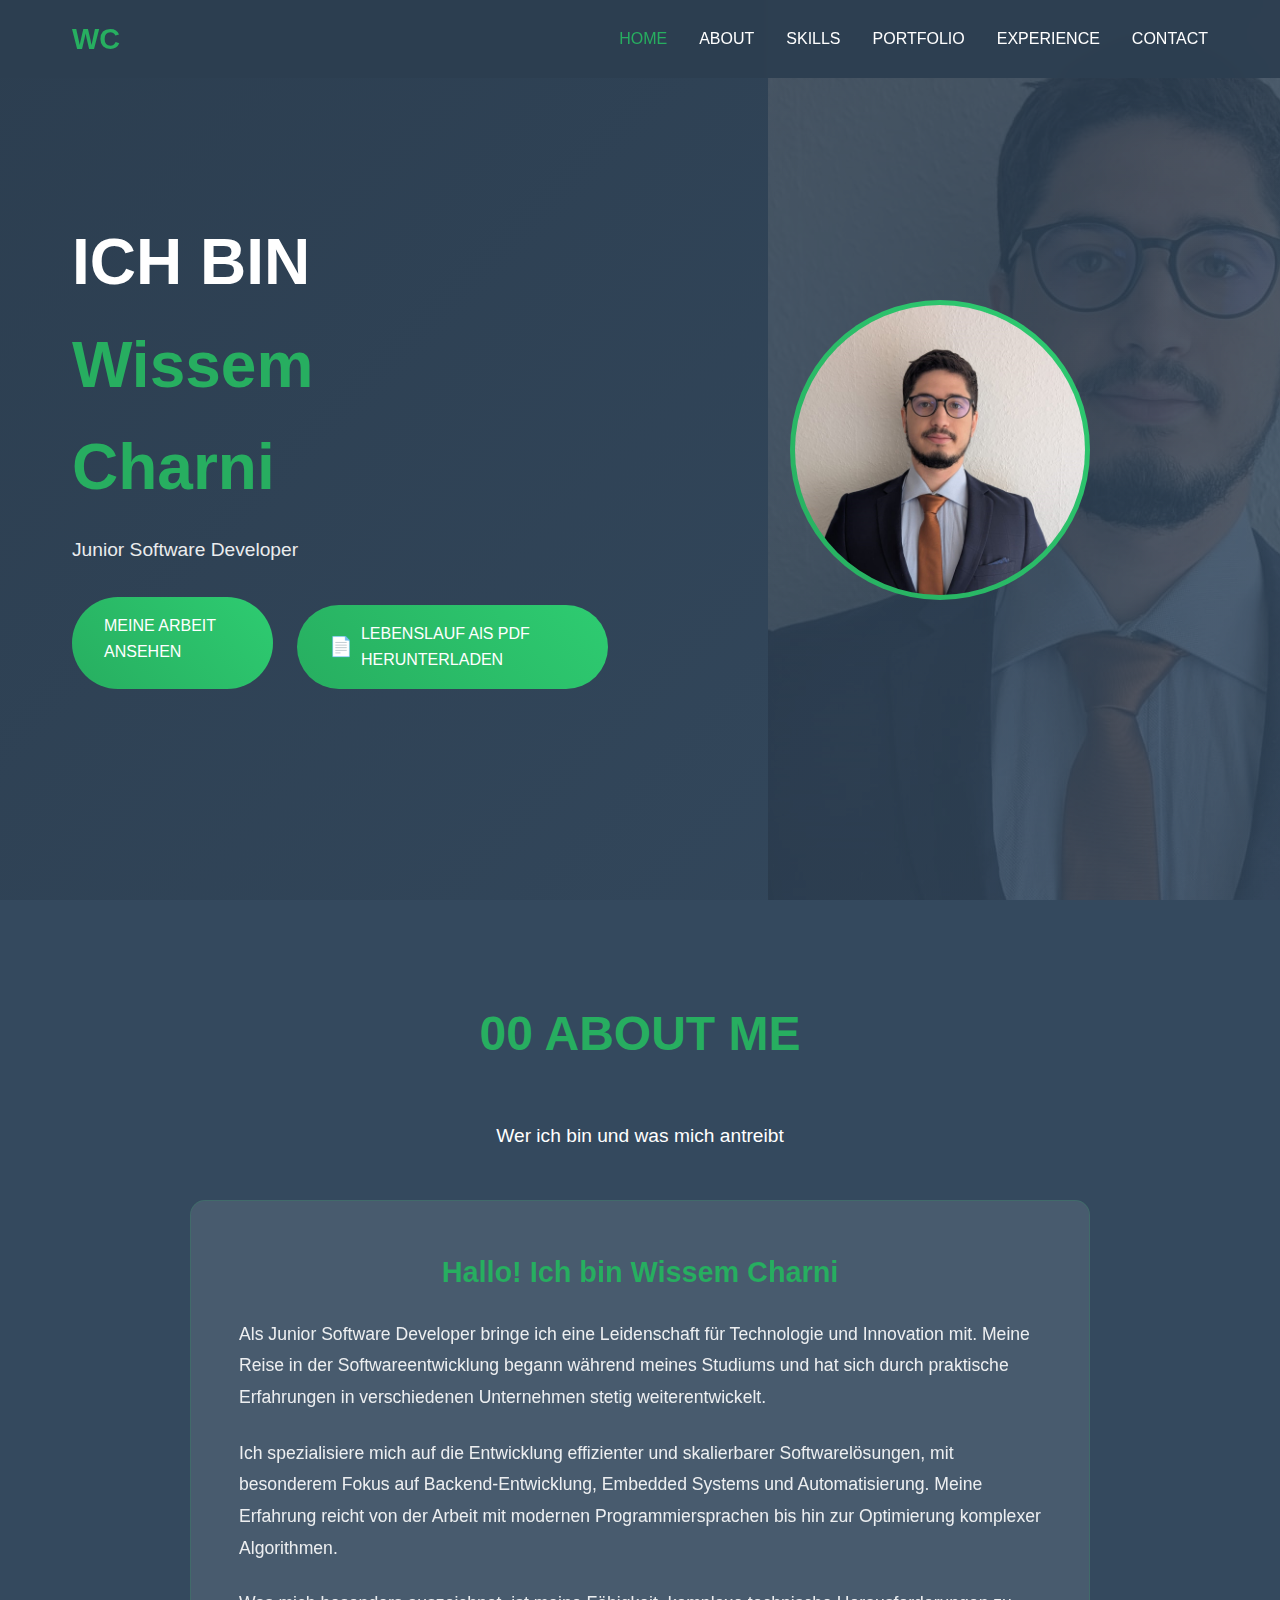
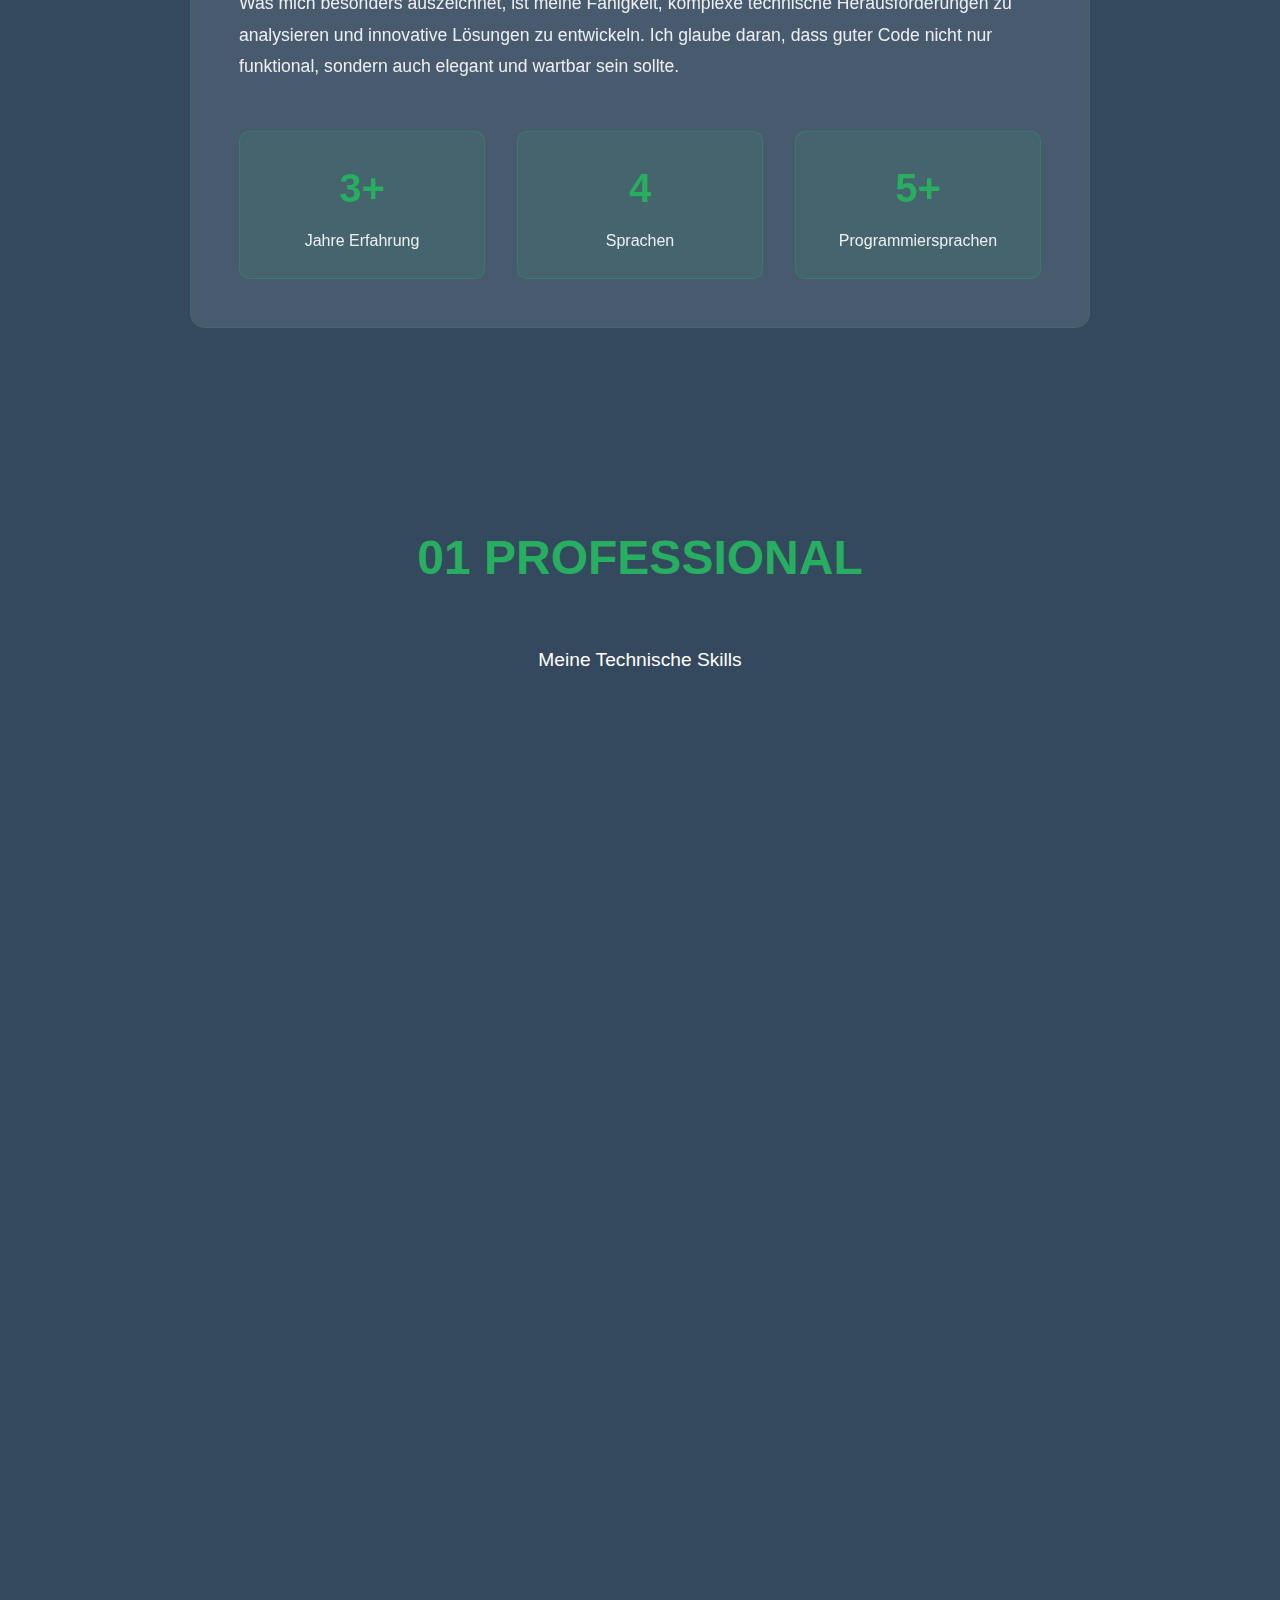
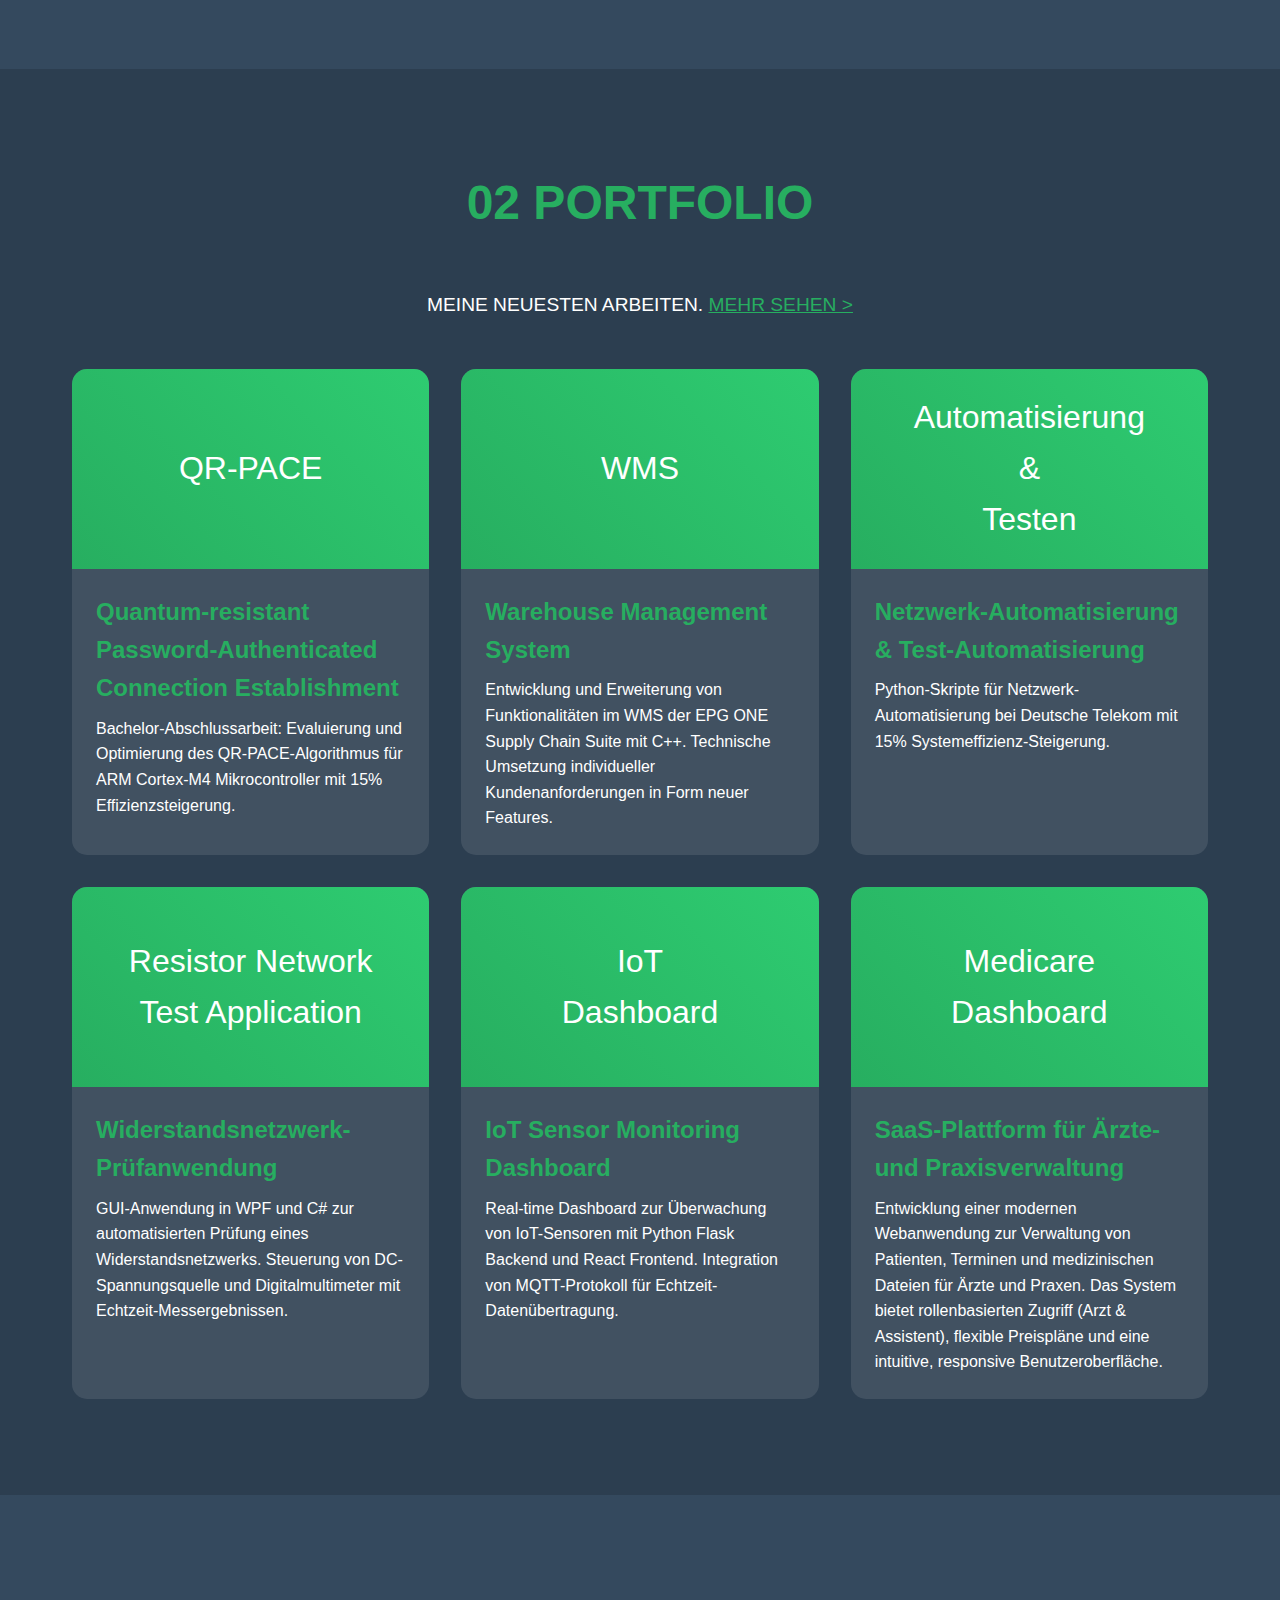
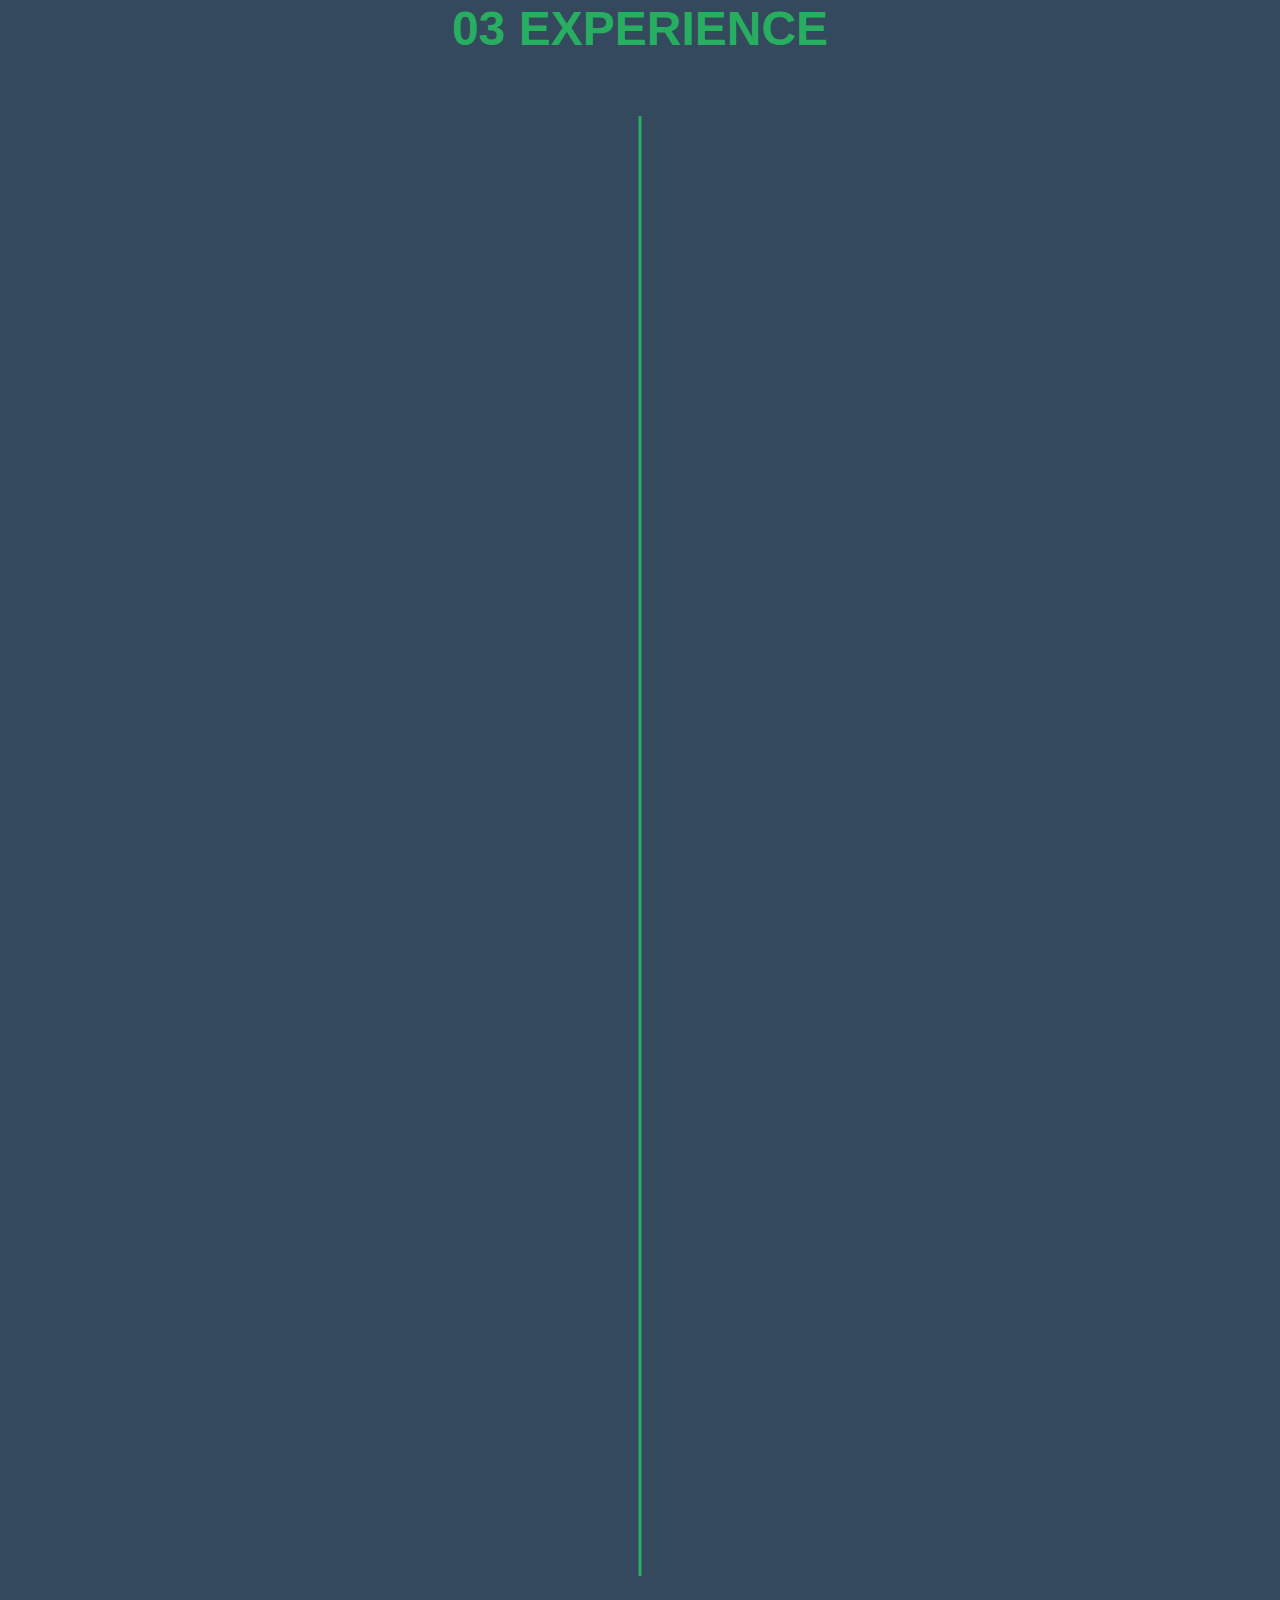
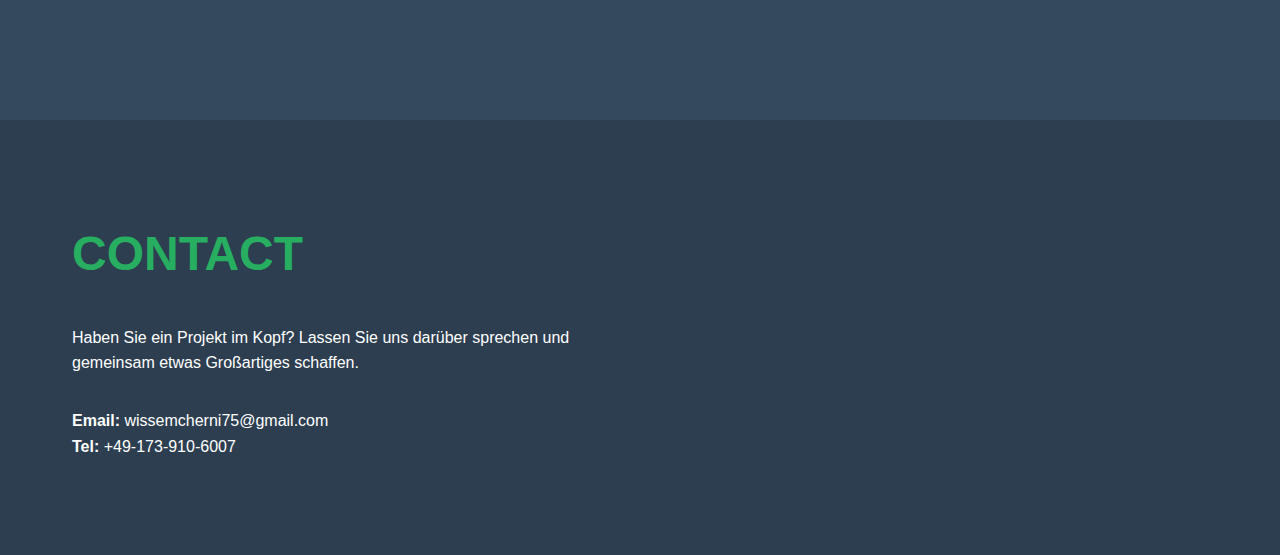
<file: index.html>
<!DOCTYPE html>
<html lang="de">

<head>
    <meta charset="UTF-8">
    <meta name="viewport" content="width=device-width, initial-scale=1.0">
    <title>Portfolio - Junior Software Developer</title>
    <style>
        * {
            margin: 0;
            padding: 0;
            box-sizing: border-box;
        }

        body {
            font-family: 'Arial', sans-serif;
            background: #2c3e50;
            color: white;
            line-height: 1.6;
            overflow-x: hidden;
        }

        /* Navigation */
        .navbar {
            position: fixed;
            top: 0;
            width: 100%;
            background: rgba(44, 62, 80, 0.95);
            backdrop-filter: blur(10px);
            z-index: 1000;
            padding: 1rem 0;
            transition: all 0.3s ease;
        }

        .nav-container {
            max-width: 1200px;
            margin: 0 auto;
            display: flex;
            justify-content: space-between;
            align-items: center;
            padding: 0 2rem;
        }

        .logo {
            font-size: 1.8rem;
            font-weight: bold;
            color: #27ae60;
        }

        .nav-menu {
            display: flex;
            list-style: none;
            gap: 2rem;
        }

        .nav-link {
            color: white;
            text-decoration: none;
            transition: color 0.3s ease;
            cursor: pointer;
        }

        .nav-link:hover,
        .nav-link.active {
            color: #27ae60;
        }

        /* Hero Section */
        .hero {
            height: 100vh;
            display: flex;
            align-items: center;
            background: linear-gradient(135deg, #2c3e50 0%, #34495e 100%);
            position: relative;
            overflow: hidden;
        }

        .hero::before {
            content: '';
            position: absolute;
            right: -20%;
            top: 50%;
            transform: translateY(-50%);
            width: 60%;
            height: 110%;
            background: url("assets/image.jpeg") no-repeat center;
            opacity: 0.15;
        }

        .hero-content {
            max-width: 1200px;
            margin: 0 auto;
            padding: 0 2rem;
            display: grid;
            grid-template-columns: 1fr 1fr;
            gap: 4rem;
            align-items: center;
        }

        .hero-text h1 {
            font-size: 4rem;
            margin-bottom: 1rem;
            animation: fadeInUp 1s ease;
        }

        .hero-text .highlight {
            color: #27ae60;
        }

        .hero-text p {
            font-size: 1.2rem;
            margin-bottom: 2rem;
            opacity: 0.9;
            animation: fadeInUp 1s ease 0.2s both;
        }

        .cta-button {
            display: inline-block;
            padding: 1rem 2rem;
            background: linear-gradient(45deg, #27ae60, #2ecc71);
            color: white;
            text-decoration: none;
            border-radius: 50px;
            transition: all 0.3s ease;
            animation: fadeInUp 1s ease 0.4s both;
        }

        .cta-button:hover {
            transform: translateY(-3px);
            box-shadow: 0 10px 30px rgba(39, 174, 96, 0.3);
        }

        .hero-image {
            display: flex;
            justify-content: center;
            align-items: center;
            animation: fadeInRight 1s ease 0.6s both;
        }

        /* Profile Picture Styles */
        .profile-img {
            width: 100%;
            height: 100%;
            object-fit: cover;
            border-radius: 50%;
            position: relative;
            z-index: 2;
        }

        .profile-pic {
            width: 300px;
            height: 300px;
            border-radius: 50%;
            background: linear-gradient(45deg, #27ae60, #2ecc71);
            display: flex;
            align-items: center;
            justify-content: center;
            position: relative;
            overflow: hidden;
            padding: 5px;
        }

        .profile-pic::before {
            display: none;
        }

        .profile-pic:hover {
            transform: scale(1.05);
            transition: transform 0.3s ease;
        }

        .profile-pic:hover .profile-img {
            filter: brightness(1.1);
        }

        /* Skills Section */
        .skills {
            padding: 6rem 0;
            background: #34495e;
        }

        .container {
            max-width: 1200px;
            margin: 0 auto;
            padding: 0 2rem;
        }

        .section-title {
            text-align: center;
            font-size: 3rem;
            margin-bottom: 3rem;
            color: #27ae60;
        }

        .skills-categories {
            display: grid;
            grid-template-columns: repeat(auto-fit, minmax(350px, 1fr));
            gap: 3rem;
            margin-top: 3rem;
        }

        .skill-category {
            background: rgba(255, 255, 255, 0.05);
            padding: 2rem;
            border-radius: 15px;
            backdrop-filter: blur(10px);
            border: 1px solid rgba(39, 174, 96, 0.2);
        }

        .category-title {
            font-size: 1.5rem;
            color: #27ae60;
            margin-bottom: 1.5rem;
            text-align: center;
            font-weight: bold;
        }

        .skill-item {
            margin-bottom: 1.5rem;
            transition: transform 0.3s ease;
        }

        .skill-item:hover {
            transform: translateX(10px);
        }

        .skill-name {
            font-size: 1.1rem;
            margin-bottom: 0.5rem;
            display: flex;
            justify-content: space-between;
            align-items: center;
        }

        .skill-bar {
            height: 8px;
            background: rgba(255, 255, 255, 0.2);
            border-radius: 4px;
            overflow: hidden;
        }

        .skill-progress {
            height: 100%;
            background: linear-gradient(90deg, #27ae60, #2ecc71);
            border-radius: 4px;
            transition: width 2s ease;
        }

        /* Portfolio Section */
        .portfolio {
            padding: 6rem 0;
            background: #2c3e50;
        }

        .portfolio-grid {
            display: grid;
            grid-template-columns: repeat(auto-fit, minmax(350px, 1fr));
            gap: 2rem;
            margin-top: 3rem;
        }

        .portfolio-item {
            background: rgba(255, 255, 255, 0.1);
            border-radius: 15px;
            overflow: hidden;
            transition: all 0.3s ease;
            cursor: pointer;
        }

        .portfolio-item:hover {
            transform: translateY(-10px);
            box-shadow: 0 20px 40px rgba(0, 0, 0, 0.3);
        }

        .portfolio-image {
            height: 200px;
            background: linear-gradient(45deg, #27ae60, #2ecc71);
            display: flex;
            align-items: center;
            justify-content: center;
            font-size: 2rem;
            color: white;
            text-align: center;
        }

        .portfolio-content {
            padding: 1.5rem;
        }

        .portfolio-title {
            font-size: 1.5rem;
            margin-bottom: 0.5rem;
            color: #27ae60;
        }

        /* Portfolio Popup Styles */
        .portfolio-popup-overlay {
            display: none;
            position: fixed;
            top: 0;
            left: 0;
            width: 100%;
            height: 100%;
            background: rgba(0, 0, 0, 0.85);
            backdrop-filter: blur(8px);
            z-index: 3000;
            animation: fadeIn 0.3s ease;
        }

        .portfolio-popup-content {
            position: absolute;
            top: 50%;
            left: 50%;
            transform: translate(-50%, -50%);
            background: #2c3e50;
            border-radius: 20px;
            padding: 0;
            max-width: 900px;
            width: 95%;
            max-height: 90vh;
            overflow-y: auto;
            border: 2px solid rgba(39, 174, 96, 0.3);
            animation: slideIn 0.3s ease;
        }

        .portfolio-popup-header {
            background: linear-gradient(45deg, #27ae60, #2ecc71);
            padding: 2rem;
            border-radius: 20px 20px 0 0;
            position: relative;
        }

        .portfolio-popup-close {
            position: absolute;
            top: 1rem;
            right: 1.5rem;
            font-size: 2.5rem;
            color: white;
            cursor: pointer;
            transition: all 0.3s ease;
            line-height: 1;
            background: rgba(255, 255, 255, 0.1);
            width: 50px;
            height: 50px;
            border-radius: 50%;
            display: flex;
            align-items: center;
            justify-content: center;
        }

        .portfolio-popup-close:hover {
            background: rgba(255, 255, 255, 0.2);
            transform: scale(1.1);
        }

        .portfolio-popup-title {
            font-size: 2.5rem;
            margin: 0;
            color: white;
            font-weight: bold;
            text-shadow: 0 2px 10px rgba(0, 0, 0, 0.3);
        }

        .portfolio-popup-subtitle {
            font-size: 1.2rem;
            margin: 0.5rem 0 0 0;
            color: rgba(255, 255, 255, 0.9);
            font-weight: 300;
        }

        .portfolio-popup-body {
            padding: 2.5rem;
        }

        .popup-section {
            margin-bottom: 2.5rem;
        }

        .popup-section h3 {
            color: #27ae60;
            font-size: 1.5rem;
            margin-bottom: 1rem;
            display: flex;
            align-items: center;
            gap: 0.5rem;
        }

        .popup-section p {
            font-size: 1.1rem;
            line-height: 1.8;
            opacity: 0.9;
            margin-bottom: 1rem;
        }

        .tech-stack {
            display: flex;
            flex-wrap: wrap;
            gap: 0.8rem;
            margin-top: 1rem;
        }

        .tech-tag {
            background: rgba(39, 174, 96, 0.2);
            color: #27ae60;
            padding: 0.5rem 1rem;
            border-radius: 25px;
            font-size: 0.9rem;
            border: 1px solid rgba(39, 174, 96, 0.3);
            transition: all 0.3s ease;
        }

        .tech-tag:hover {
            background: rgba(39, 174, 96, 0.3);
            transform: translateY(-2px);
        }

        .project-details {
            display: grid;
            grid-template-columns: repeat(auto-fit, minmax(200px, 1fr));
            gap: 1.5rem;
            margin-top: 1.5rem;
        }

        .detail-item {
            background: rgba(255, 255, 255, 0.05);
            padding: 1.5rem;
            border-radius: 10px;
            border: 1px solid rgba(39, 174, 96, 0.2);
        }

        .detail-label {
            color: #27ae60;
            font-weight: bold;
            margin-bottom: 0.5rem;
            font-size: 0.9rem;
            text-transform: uppercase;
            letter-spacing: 1px;
        }

        .detail-value {
            font-size: 1.1rem;
            opacity: 0.9;
        }

        .achievements-list {
            list-style: none;
            padding: 0;
        }

        .achievements-list li {
            background: rgba(39, 174, 96, 0.1);
            margin: 0.8rem 0;
            padding: 1rem 1.5rem;
            border-radius: 8px;
            border-left: 4px solid #27ae60;
            transition: all 0.3s ease;
        }

        .achievements-list li:hover {
            background: rgba(39, 174, 96, 0.15);
            transform: translateX(5px);
        }

        .achievements-list li::before {
            content: "✓";
            color: #27ae60;
            font-weight: bold;
            margin-right: 0.8rem;
            font-size: 1.2rem;
        }

        /* Experience Section */
        .experience {
            padding: 6rem 0;
            background: #34495e;
        }

        .timeline {
            position: relative;
            max-width: 800px;
            margin: 3rem auto 0;
        }

        .timeline::before {
            content: '';
            position: absolute;
            left: 50%;
            transform: translateX(-50%);
            width: 3px;
            height: 100%;
            background: #27ae60;
        }

        .timeline-item {
            position: relative;
            margin: 3rem 0;
            background: rgba(255, 255, 255, 0.1);
            padding: 2rem;
            border-radius: 15px;
            width: calc(50% - 2rem);
            backdrop-filter: blur(10px);
        }

        .timeline-item:nth-child(odd) {
            left: 0;
        }

        .timeline-item:nth-child(even) {
            left: calc(50% + 2rem);
        }

        .timeline-item::before {
            content: '';
            position: absolute;
            width: 20px;
            height: 20px;
            background: #27ae60;
            border-radius: 50%;
            top: 2rem;
        }

        .timeline-item:nth-child(odd)::before {
            right: -31px;
        }

        .timeline-item:nth-child(even)::before {
            left: -31px;
        }

        .timeline-date {
            color: #27ae60;
            font-weight: bold;
            margin-bottom: 0.5rem;
        }

        .timeline-title {
            font-size: 1.3rem;
            margin-bottom: 0.5rem;
        }

        .timeline-company {
            font-weight: bold;
            margin-bottom: 1rem;
        }

        /* Contact Section */
        .contact {
            padding: 6rem 0;
            background: #2c3e50;
        }

        .contact-container {
            display: grid;
            grid-template-columns: 1fr 1fr;
            gap: 4rem;
            max-width: 1200px;
            margin: 0 auto;
            padding: 0 2rem;
        }

        .contact-info h3 {
            color: #27ae60;
            margin-bottom: 2rem;
        }

        .contact-form {
            background: rgba(255, 255, 255, 0.1);
            padding: 2rem;
            border-radius: 15px;
            backdrop-filter: blur(10px);
        }

        .form-group {
            margin-bottom: 1.5rem;
        }

        .form-group label {
            display: block;
            margin-bottom: 0.5rem;
            color: #ecf0f1;
        }

        .form-group input,
        .form-group textarea {
            width: 100%;
            padding: 1rem;
            border: none;
            border-radius: 8px;
            background: rgba(255, 255, 255, 0.1);
            color: white;
            backdrop-filter: blur(10px);
        }

        .form-group input::placeholder,
        .form-group textarea::placeholder {
            color: rgba(255, 255, 255, 0.7);
        }

        .submit-btn {
            width: 100%;
            padding: 1rem;
            background: linear-gradient(45deg, #27ae60, #2ecc71);
            color: white;
            border: none;
            border-radius: 8px;
            cursor: pointer;
            font-size: 1.1rem;
            transition: all 0.3s ease;
        }

        .submit-btn:hover {
            transform: translateY(-2px);
            box-shadow: 0 10px 30px rgba(39, 174, 96, 0.3);
        }

        /* Animations */
        @keyframes fadeInUp {
            from {
                opacity: 0;
                transform: translateY(30px);
            }

            to {
                opacity: 1;
                transform: translateY(0);
            }
        }

        @keyframes fadeInRight {
            from {
                opacity: 0;
                transform: translateX(30px);
            }

            to {
                opacity: 1;
                transform: translateX(0);
            }
        }

        @keyframes fadeIn {
            from {
                opacity: 0;
            }

            to {
                opacity: 1;
            }
        }

        @keyframes slideIn {
            from {
                opacity: 0;
                transform: translate(-50%, -60%);
            }

            to {
                opacity: 1;
                transform: translate(-50%, -50%);
            }
        }

        /* About Me Section */
        .about {
            padding: 6rem 0;
            background: #34495e;
        }

        .about-container {
            max-width: 900px;
            margin: 0 auto;
        }

        .about-content {
            background: rgba(255, 255, 255, 0.1);
            padding: 3rem;
            border-radius: 15px;
            backdrop-filter: blur(10px);
            border: 1px solid rgba(39, 174, 96, 0.2);
            text-align: left;
        }

        .about-subtitle {
            color: #27ae60;
            font-size: 1.8rem;
            margin-bottom: 1.5rem;
            text-align: center;
        }

        .about-content p {
            font-size: 1.1rem;
            line-height: 1.8;
            margin-bottom: 1.5rem;
            opacity: 0.9;
        }

        .about-highlights {
            display: grid;
            grid-template-columns: repeat(3, 1fr);
            gap: 2rem;
            margin-top: 3rem;
            text-align: center;
        }

        .highlight-item {
            padding: 1.5rem;
            background: rgba(39, 174, 96, 0.1);
            border-radius: 10px;
            border: 1px solid rgba(39, 174, 96, 0.3);
            transition: transform 0.3s ease;
            cursor: pointer;
        }

        #languagesBox:hover,
        #programmingBox:hover {
            transform: translateY(-5px);
            background: rgba(39, 174, 96, 0.15);
            cursor: pointer;
        }

        .highlight-number {
            font-size: 2.5rem;
            font-weight: bold;
            color: #27ae60;
            margin-bottom: 0.5rem;
        }

        .highlight-text {
            font-size: 1rem;
            opacity: 0.9;
        }

        /* Languages Popup Styles */
        .popup-overlay {
            display: none;
            position: fixed;
            top: 0;
            left: 0;
            width: 100%;
            height: 100%;
            background: rgba(0, 0, 0, 0.8);
            backdrop-filter: blur(5px);
            z-index: 2000;
            animation: fadeIn 0.3s ease;
        }

        .popup-content {
            position: absolute;
            top: 50%;
            left: 50%;
            transform: translate(-50%, -50%);
            background: #2c3e50;
            border-radius: 20px;
            padding: 2rem;
            max-width: 600px;
            width: 90%;
            max-height: 80vh;
            overflow-y: auto;
            border: 2px solid rgba(39, 174, 96, 0.3);
            animation: slideIn 0.3s ease;
        }

        .popup-header {
            display: flex;
            justify-content: space-between;
            align-items: center;
            margin-bottom: 2rem;
            padding-bottom: 1rem;
            border-bottom: 2px solid rgba(39, 174, 96, 0.3);
        }

        .popup-header h3 {
            color: #27ae60;
            font-size: 1.8rem;
            margin: 0;
        }

        .close-popup {
            font-size: 2rem;
            color: #27ae60;
            cursor: pointer;
            transition: color 0.3s ease;
            line-height: 1;
        }

        .close-popup:hover {
            color: #2ecc71;
            transform: scale(1.1);
        }

        .languages-grid {
            display: grid;
            gap: 1.5rem;
        }

        .language-item {
            display: flex;
            align-items: center;
            gap: 1rem;
            padding: 1.5rem;
            background: rgba(255, 255, 255, 0.1);
            border-radius: 12px;
            border: 1px solid rgba(39, 174, 96, 0.2);
            backdrop-filter: blur(10px);
            transition: transform 0.3s ease;
        }

        .language-item:hover {
            transform: translateY(-3px);
            background: rgba(255, 255, 255, 0.15);
        }

        .language-flag {
            font-size: 2.5rem;
            flex-shrink: 0;
        }

        .language-info {
            flex: 1;
        }

        .language-info h4 {
            color: #27ae60;
            margin: 0 0 0.5rem 0;
            font-size: 1.2rem;
        }

        .language-level {
            color: #ecf0f1;
            margin-bottom: 0.8rem;
            font-size: 0.9rem;
            opacity: 0.8;
        }

        .language-bar {
            height: 6px;
            background: rgba(255, 255, 255, 0.2);
            border-radius: 3px;
            overflow: hidden;
        }

        .language-progress {
            height: 100%;
            background: linear-gradient(90deg, #27ae60, #2ecc71);
            border-radius: 3px;
            transition: width 0.8s ease;
        }

        #programmingPopup .language-flag {
            background: rgba(39, 174, 96, 0.1);
            border-radius: 50%;
            width: 60px;
            height: 60px;
            display: flex;
            align-items: center;
            justify-content: center;
            font-size: 1.8rem;
        }

        #programmingPopup .language-item:hover .language-flag {
            background: rgba(39, 174, 96, 0.2);
            transform: scale(1.1);
            transition: all 0.3s ease;
        }

        /* CTA Buttons Container */
        .cta-buttons {
            display: flex;
            flex-direction: column;
            gap: 1rem;
            animation: fadeInUp 1s ease 0.4s both;
        }

        .cta-button-outline {
            background: linear-gradient(45deg, #27ae60, #2ecc71);
            color: white;
            display: flex;
            align-items: center;
            justify-content: center;
            gap: 0.5rem;
            transition: all 0.3s ease;
            margin-top: 0.5rem;
            animation: fadeInUp 1s ease 0.6s both;
        }

        .cta-button-outline:hover {
            transform: translateY(-3px);
            box-shadow: 0 10px 30px rgba(39, 174, 96, 0.3);
        }

        .download-icon {
            font-size: 1.2rem;
            transition: transform 0.3s ease;
        }

        .cta-button-outline:hover .download-icon {
            transform: scale(1.1);
        }

        /* Responsive Design */
        @media (max-width: 768px) {
            .nav-menu {
                display: none;
            }

            .hero-content {
                grid-template-columns: 1fr;
                text-align: center;
            }

            .hero-text h1 {
                font-size: 2.5rem;
            }

            .skills-categories {
                grid-template-columns: 1fr;
            }

            .timeline::before {
                left: 20px;
            }

            .timeline-item {
                width: calc(100% - 40px);
                left: 40px !important;
            }

            .timeline-item::before {
                left: -31px !important;
            }

            .contact-container {
                grid-template-columns: 1fr;
            }

            .about-content {
                padding: 2rem;
            }

            .about-highlights {
                grid-template-columns: 1fr;
                gap: 1rem;
            }

            .about-subtitle {
                font-size: 1.5rem;
            }

            .popup-content,
            .portfolio-popup-content {
                width: 95%;
                padding: 1.5rem;
                max-height: 85vh;
            }

            .language-item {
                flex-direction: column;
                text-align: center;
                gap: 1rem;
            }

            .language-flag {
                font-size: 3rem;
            }

            .cta-button,
            .cta-button-outline {
                padding: 0.8rem 1.5rem;
                font-size: 0.9rem;
            }

            .cta-buttons {
                gap: 0.8rem;
            }

            .portfolio-popup-title {
                font-size: 1.8rem;
            }

            .portfolio-popup-body {
                padding: 1.5rem;
            }

            .project-details {
                grid-template-columns: 1fr;
            }

            .tech-stack {
                justify-content: center;
            }
        }

        @media (min-width: 768px) {
            .cta-buttons {
                flex-direction: row;
                gap: 1.5rem;
            }
        }
    </style>
</head>

<body>
    <!-- Navigation -->
    <nav class="navbar">
        <div class="nav-container">
            <div class="logo">WC</div>
            <ul class="nav-menu">
                <li><a href="#home" class="nav-link active">HOME</a></li>
                <li><a href="#about" class="nav-link">ABOUT</a></li>
                <li><a href="#skills" class="nav-link">SKILLS</a></li>
                <li><a href="#portfolio" class="nav-link">PORTFOLIO</a></li>
                <li><a href="#experience" class="nav-link">EXPERIENCE</a></li>
                <li><a href="#contact" class="nav-link">CONTACT</a></li>
            </ul>
        </div>
    </nav>

    <!-- Hero Section -->
    <section id="home" class="hero">
        <div class="hero-content">
            <div class="hero-text">
                <h1>ICH BIN<br><span class="highlight">Wissem<br>Charni</span></h1>
                <p>Junior Software Developer</p>
                <div class="cta-buttons">
                    <a href="#portfolio" class="cta-button">MEINE ARBEIT ANSEHEN</a>
                    <a href="pdf/Lebenslauf - Wissem Charni.pdf" class="cta-button cta-button-outline"
                        download="Wissem_Charni_Resume.pdf">
                        <span class="download-icon">📄</span>
                        LEBENSLAUF AlS PDF HERUNTERLADEN
                    </a>
                </div>
            </div>
            <div class="hero-image">
                <div class="profile-pic">
                    <img src="assets/image.jpeg" alt="Wissem Charni" class="profile-img">
                </div>
            </div>
        </div>
    </section>

    <!-- About Me Section -->
    <section id="about" class="about">
        <div class="container">
            <h2 class="section-title">00 ABOUT ME</h2>
            <p style="text-align: center; margin-bottom: 3rem; font-size: 1.2rem;">Wer ich bin und was mich antreibt</p>

            <div class="about-container">
                <div class="about-content">
                    <h3 class="about-subtitle">Hallo! Ich bin Wissem Charni</h3>
                    <p>Als Junior Software Developer bringe ich eine Leidenschaft für Technologie und Innovation mit.
                        Meine Reise in der Softwareentwicklung begann während meines Studiums und hat sich durch
                        praktische Erfahrungen in verschiedenen Unternehmen stetig weiterentwickelt.</p>

                    <p>Ich spezialisiere mich auf die Entwicklung effizienter und skalierbarer Softwarelösungen, mit
                        besonderem Fokus auf Backend-Entwicklung, Embedded Systems und Automatisierung. Meine Erfahrung
                        reicht von der Arbeit mit modernen Programmiersprachen bis hin zur Optimierung komplexer
                        Algorithmen.</p>

                    <p>Was mich besonders auszeichnet, ist meine Fähigkeit, komplexe technische Herausforderungen zu
                        analysieren und innovative Lösungen zu entwickeln. Ich glaube daran, dass guter Code nicht nur
                        funktional, sondern auch elegant und wartbar sein sollte.</p>

                    <div class="about-highlights">
                        <div class="highlight-item">
                            <div class="highlight-number">3+</div>
                            <div class="highlight-text">Jahre Erfahrung</div>
                        </div>
                        <div class="highlight-item" id="languagesBox">
                            <div class="highlight-number">4</div>
                            <div class="highlight-text">Sprachen</div>
                        </div>
                        <div class="highlight-item" id="programmingBox">
                            <div class="highlight-number">5+</div>
                            <div class="highlight-text">Programmiersprachen</div>
                        </div>
                    </div>
                </div>
            </div>
        </div>
    </section>

    <!-- Languages Popup -->
    <div id="languagesPopup" class="popup-overlay">
        <div class="popup-content">
            <div class="popup-header">
                <h3>Meine Sprachen</h3>
                <span class="close-popup">&times;</span>
            </div>
            <div class="languages-grid">
                <div class="language-item">
                    <div class="language-flag">🇹🇳</div>
                    <div class="language-info">
                        <h4>العربية (Arabisch)</h4>
                        <div class="language-level">Muttersprache</div>
                        <div class="language-bar">
                            <div class="language-progress" style="width: 100%"></div>
                        </div>
                    </div>
                </div>
                <div class="language-item">
                    <div class="language-flag">🇫🇷</div>
                    <div class="language-info">
                        <h4>Français (Französisch)</h4>
                        <div class="language-level">Muttersprache</div>
                        <div class="language-bar">
                            <div class="language-progress" style="width: 100%"></div>
                        </div>
                    </div>
                </div>
                <div class="language-item">
                    <div class="language-flag">🇩🇪</div>
                    <div class="language-info">
                        <h4>Deutsch</h4>
                        <div class="language-level">C1 Niveau</div>
                        <div class="language-bar">
                            <div class="language-progress" style="width: 90%"></div>
                        </div>
                    </div>
                </div>
                <div class="language-item">
                    <div class="language-flag">🇬🇧</div>
                    <div class="language-info">
                        <h4>English</h4>
                        <div class="language-level">C1 Niveau</div>
                        <div class="language-bar">
                            <div class="language-progress" style="width: 90%"></div>
                        </div>
                    </div>
                </div>
            </div>
        </div>
    </div>

    <!-- Programming Languages Popup -->
    <div id="programmingPopup" class="popup-overlay">
        <div class="popup-content">
            <div class="popup-header">
                <h3>Meine Programmiersprachen</h3>
                <span class="close-popup" id="closeProgrammingPopup">&times;</span>
            </div>
            <div class="languages-grid">
                <div class="language-item">
                    <div class="language-flag">🐍</div>
                    <div class="language-info">
                        <h4>Python</h4>
                        <div class="language-level">Fortgeschritten - Backend, Automatisierung, Data Science</div>
                        <div class="language-bar">
                            <div class="language-progress" style="width: 85%"></div>
                        </div>
                    </div>
                </div>
                <div class="language-item">
                    <div class="language-flag">☕</div>
                    <div class="language-info">
                        <h4>Java</h4>
                        <div class="language-level">Fortgeschritten - OOP, Backend Development</div>
                        <div class="language-bar">
                            <div class="language-progress" style="width: 80%"></div>
                        </div>
                    </div>
                </div>
                <div class="language-item">
                    <div class="language-flag">⚡</div>
                    <div class="language-info">
                        <h4>C++</h4>
                        <div class="language-level">Fortgeschritten - System Programming, Embedded</div>
                        <div class="language-bar">
                            <div class="language-progress" style="width: 75%"></div>
                        </div>
                    </div>
                </div>
                <div class="language-item">
                    <div class="language-flag">🌐</div>
                    <div class="language-info">
                        <h4>JavaScript</h4>
                        <div class="language-level">Mittelstufe - Web Development, Frontend</div>
                        <div class="language-bar">
                            <div class="language-progress" style="width: 70%"></div>
                        </div>
                    </div>
                </div>
                <div class="language-item">
                    <div class="language-flag">💻</div>
                    <div class="language-info">
                        <h4>C#</h4>
                        <div class="language-level">Grundlagen - .NET Development</div>
                        <div class="language-bar">
                            <div class="language-progress" style="width: 40%"></div>
                        </div>
                    </div>
                </div>
            </div>
        </div>
    </div>

    <!-- Skills Section -->
    <section id="skills" class="skills">
        <div class="container">
            <h2 class="section-title">01 PROFESSIONAL</h2>
            <p style="text-align: center; margin-bottom: 3rem; font-size: 1.2rem;">Meine Technische Skills</p>

            <div class="skills-categories">
                <!-- Programming Languages -->
                <div class="skill-category">
                    <h3 class="category-title">Programmiersprachen</h3>
                    <div class="skill-item">
                        <div class="skill-name">
                            <span>Python</span>
                            <span>85%</span>
                        </div>
                        <div class="skill-bar">
                            <div class="skill-progress" style="width: 85%"></div>
                        </div>
                    </div>
                    <div class="skill-item">
                        <div class="skill-name">
                            <span>Java</span>
                            <span>80%</span>
                        </div>
                        <div class="skill-bar">
                            <div class="skill-progress" style="width: 80%"></div>
                        </div>
                    </div>
                    <div class="skill-item">
                        <div class="skill-name">
                            <span>C++</span>
                            <span>75%</span>
                        </div>
                        <div class="skill-bar">
                            <div class="skill-progress" style="width: 75%"></div>
                        </div>
                    </div>
                    <div class="skill-item">
                        <div class="skill-name">
                            <span>C#</span>
                            <span>40%</span>
                        </div>
                        <div class="skill-bar">
                            <div class="skill-progress" style="width: 40%"></div>
                        </div>
                    </div>
                </div>

                <!-- Web Development -->
                <div class="skill-category">
                    <h3 class="category-title">Web Development</h3>
                    <div class="skill-item">
                        <div class="skill-name">
                            <span>HTML & CSS</span>
                            <span>85%</span>
                        </div>
                        <div class="skill-bar">
                            <div class="skill-progress" style="width: 85%"></div>
                        </div>
                    </div>
                    <div class="skill-item">
                        <div class="skill-name">
                            <span>JavaScript</span>
                            <span>70%</span>
                        </div>
                        <div class="skill-bar">
                            <div class="skill-progress" style="width: 70%"></div>
                        </div>
                    </div>
                </div>

                <!-- Databases -->
                <div class="skill-category">
                    <h3 class="category-title">Datenbanken</h3>
                    <div class="skill-item">
                        <div class="skill-name">
                            <span>MySQL</span>
                            <span>75%</span>
                        </div>
                        <div class="skill-bar">
                            <div class="skill-progress" style="width: 75%"></div>
                        </div>
                    </div>
                    <div class="skill-item">
                        <div class="skill-name">
                            <span>PostgreSQL</span>
                            <span>70%</span>
                        </div>
                        <div class="skill-bar">
                            <div class="skill-progress" style="width: 70%"></div>
                        </div>
                    </div>
                    <div class="skill-item">
                        <div class="skill-name">
                            <span>MongoDB</span>
                            <span>70%</span>
                        </div>
                        <div class="skill-bar">
                            <div class="skill-progress" style="width: 70%"></div>
                        </div>
                    </div>
                </div>

                <!-- DevOps & Tools -->
                <div class="skill-category">
                    <h3 class="category-title">DevOps & Tools</h3>
                    <div class="skill-item">
                        <div class="skill-name">
                            <span>Git</span>
                            <span>90%</span>
                        </div>
                        <div class="skill-bar">
                            <div class="skill-progress" style="width: 90%"></div>
                        </div>
                    </div>
                    <div class="skill-item">
                        <div class="skill-name">
                            <span>Docker</span>
                            <span>75%</span>
                        </div>
                        <div class="skill-bar">
                            <div class="skill-progress" style="width: 75%"></div>
                        </div>
                    </div>
                    <div class="skill-item">
                        <div class="skill-name">
                            <span>GitHub Actions</span>
                            <span>65%</span>
                        </div>
                        <div class="skill-bar">
                            <div class="skill-progress" style="width: 65%"></div>
                        </div>
                    </div>
                    <div class="skill-item">
                        <div class="skill-name">
                            <span>Linux</span>
                            <span>70%</span>
                        </div>
                        <div class="skill-bar">
                            <div class="skill-progress" style="width: 70%"></div>
                        </div>
                    </div>
                </div>
            </div>
        </div>
    </section>

    <!-- Portfolio Section -->
    <section id="portfolio" class="portfolio">
        <div class="container">
            <h2 class="section-title">02 PORTFOLIO</h2>
            <p style="text-align: center; margin-bottom: 3rem; font-size: 1.2rem;">MEINE NEUESTEN ARBEITEN. <a href="#"
                    style="color: #27ae60;">MEHR SEHEN ></a></p>
            <div class="portfolio-grid">
                <div class="portfolio-item" data-project="qr-pace">
                    <div class="portfolio-image">
                        QR-PACE
                    </div>
                    <div class="portfolio-content">
                        <h3 class="portfolio-title">Quantum-resistant Password-Authenticated Connection Establishment
                        </h3>
                        <p>Bachelor-Abschlussarbeit: Evaluierung und Optimierung des QR-PACE-Algorithmus für ARM
                            Cortex-M4 Mikrocontroller mit 15% Effizienzsteigerung.</p>
                    </div>
                </div>
                <div class="portfolio-item" data-project="wms">
                    <div class="portfolio-image">
                        WMS
                    </div>
                    <div class="portfolio-content">
                        <h3 class="portfolio-title">Warehouse Management System</h3>
                        <p>Entwicklung und Erweiterung von Funktionalitäten im WMS der EPG ONE Supply Chain Suite mit
                            C++. Technische Umsetzung individueller Kundenanforderungen in Form neuer Features.</p>
                    </div>
                </div>
                <div class="portfolio-item" data-project="automation">
                    <div class="portfolio-image">
                        Automatisierung <br> & <br>Testen
                    </div>
                    <div class="portfolio-content">
                        <h3 class="portfolio-title">Netzwerk-Automatisierung & Test-Automatisierung</h3>
                        <p>Python-Skripte für Netzwerk-Automatisierung bei Deutsche Telekom mit 15%
                            Systemeffizienz-Steigerung.</p>
                    </div>
                </div>
                <div class="portfolio-item" data-project="resistor-test">
                    <div class="portfolio-image">
                        Resistor Network <br> Test Application
                    </div>
                    <div class="portfolio-content">
                        <h3 class="portfolio-title">Widerstandsnetzwerk-Prüfanwendung</h3>
                        <p>GUI-Anwendung in WPF und C# zur automatisierten Prüfung eines Widerstandsnetzwerks. Steuerung
                            von DC-Spannungsquelle und Digitalmultimeter mit Echtzeit-Messergebnissen.</p>
                    </div>
                </div>
                <div class="portfolio-item" data-project="iot">
                    <div class="portfolio-image">
                        IoT <br> Dashboard
                    </div>
                    <div class="portfolio-content">
                        <h3 class="portfolio-title">IoT Sensor Monitoring Dashboard</h3>
                        <p>Real-time Dashboard zur Überwachung von IoT-Sensoren mit Python Flask Backend und React
                            Frontend. Integration von MQTT-Protokoll für Echtzeit-Datenübertragung.</p>
                    </div>
                </div>
                <div class="portfolio-item" data-project="Medicare">
                    <div class="portfolio-image">
                        Medicare <br> Dashboard
                    </div>
                    <div class="portfolio-content">
                        <h3 class="portfolio-title">SaaS-Plattform für Ärzte- und Praxisverwaltung</h3>
                        <p>Entwicklung einer modernen Webanwendung zur Verwaltung von Patienten, Terminen und
                            medizinischen Dateien für Ärzte und Praxen. Das System bietet rollenbasierten Zugriff
                            (Arzt
                            & Assistent), flexible Preispläne und eine intuitive, responsive Benutzeroberfläche.</p>
                    </div>
                </div>
            </div>
        </div>
    </section>

    <!-- Portfolio Popups -->
    <!-- QR-PACE Project Popup -->
    <div id="qr-pace-popup" class="portfolio-popup-overlay">
        <div class="portfolio-popup-content">
            <div class="portfolio-popup-header">
                <h2 class="portfolio-popup-title">QR-PACE</h2>
                <p class="portfolio-popup-subtitle">Quantum-resistant Password-Authenticated Connection Establishment
                </p>
                <span class="portfolio-popup-close" data-popup="qr-pace-popup">&times;</span>
            </div>
            <div class="portfolio-popup-body">
                <div class="popup-section">
                    <h3>🎯 Projektübersicht</h3>
                    <p>Im Rahmen meiner Bachelor-Abschlussarbeit habe ich den QR-PACE-Algorithmus (Quantum-resistant
                        Password-Authenticated Connection Establishment) für ARM Cortex-M4 Mikrocontroller evaluiert und
                        optimiert. Dieses Projekt zielte darauf ab, quantenresistente Sicherheitslösungen für
                        ressourcenbeschränkte Embedded Systems zu entwickeln.</p>
                </div>

                <div class="popup-section">
                    <h3>🔧 Technische Details</h3>
                    <div class="project-details">
                        <div class="detail-item">
                            <div class="detail-label">Plattform</div>
                            <div class="detail-value">ARM Cortex-M4</div>
                        </div>
                        <div class="detail-item">
                            <div class="detail-label">Programmiersprache</div>
                            <div class="detail-value">C/C++</div>
                        </div>
                        <div class="detail-item">
                            <div class="detail-label">Entwicklungszeit</div>
                            <div class="detail-value">8 Monate</div>
                        </div>
                        <div class="detail-item">
                            <div class="detail-label">Optimierung</div>
                            <div class="detail-value">15% Effizienzsteigerung</div>
                        </div>
                    </div>
                    <div class="tech-stack">
                        <span class="tech-tag">C/C++</span>
                        <span class="tech-tag">ARM Assembly</span>
                        <span class="tech-tag">Embedded Systems</span>
                        <span class="tech-tag">Cryptography</span>
                        <span class="tech-tag">Algorithm Optimization</span>
                        <span class="tech-tag">Performance Analysis</span>
                    </div>
                </div>

                <div class="popup-section">
                    <h3>📈 Wichtige Errungenschaften</h3>
                    <ul class="achievements-list">
                        <li>Erfolgreiche Portierung des QR-PACE-Algorithmus auf ARM Cortex-M4 Architektur</li>
                        <li>15% Verbesserung der Ausführungsgeschwindigkeit durch gezielte Code-Optimierungen</li>
                        <li>Reduzierung des Speicherverbrauchs um 12% durch effiziente Datenstrukturen</li>
                        <li>Umfassende Sicherheitsanalyse und Validierung der Implementierung</li>
                        <li>Detaillierte Performance-Benchmarks und Vergleichsstudien</li>
                        <li>Dokumentation bewährter Praktiken für Embedded Cryptography</li>
                    </ul>
                </div>

                <div class="popup-section">
                    <h3>💡 Herausforderungen & Lösungen</h3>
                    <p>Die größte Herausforderung lag in der Balance zwischen Sicherheit und Performance auf
                        ressourcenbeschränkten Systemen. Durch gezielte Optimierungen auf Assembly-Ebene und
                        intelligente Speicherverwaltung konnte ich die Effizienz erheblich steigern, ohne die
                        kryptographische Sicherheit zu beeinträchtigen.</p>
                </div>
            </div>
        </div>
    </div>

    <!-- WMS Project Popup -->
    <div id="wms-popup" class="portfolio-popup-overlay">
        <div class="portfolio-popup-content">
            <div class="portfolio-popup-header">
                <h2 class="portfolio-popup-title">Warehouse Management System</h2>
                <p class="portfolio-popup-subtitle">EPG ONE Supply Chain Suite</p>
                <span class="portfolio-popup-close" data-popup="wms-popup">&times;</span>
            </div>
            <div class="portfolio-popup-body">
                <div class="popup-section">
                    <h3>🎯 Projektübersicht</h3>
                    <p>Bei der Erhard Partner Group entwickelte ich kritische Funktionalitäten für das Warehouse
                        Management System (WMS) der EPG ONE Supply Chain Suite. Das Projekt umfasste die Implementierung
                        neuer Features und die Optimierung bestehender Module zur Verbesserung der
                        Lagerverwaltungseffizienz.</p>
                </div>

                <div class="popup-section">
                    <h3>🔧 Technische Details</h3>
                    <div class="project-details">
                        <div class="detail-item">
                            <div class="detail-label">Hauptsprache</div>
                            <div class="detail-value">C++</div>
                        </div>
                        <div class="detail-item">
                            <div class="detail-label">Datenbank</div>
                            <div class="detail-value">Oracle Database</div>
                        </div>
                        <div class="detail-item">
                            <div class="detail-label">Projektdauer</div>
                            <div class="detail-value">8 Monate</div>
                        </div>
                        <div class="detail-item">
                            <div class="detail-label">Team-Größe</div>
                            <div class="detail-value">5 Entwickler</div>
                        </div>
                    </div>
                    <div class="tech-stack">
                        <span class="tech-tag">C++</span>
                        <span class="tech-tag">Oracle Database</span>
                        <span class="tech-tag">SQL</span>
                        <span class="tech-tag">Linux</span>
                        <span class="tech-tag">Git</span>
                        <span class="tech-tag">Agile Development</span>
                        <span class="tech-tag">Supply Chain</span>
                    </div>
                </div>

                <div class="popup-section">
                    <h3>📈 Wichtige Errungenschaften</h3>
                    <ul class="achievements-list">
                        <li>Entwicklung neuer Lagerverwaltungsfunktionen für komplexe Kundenanforderungen</li>
                        <li>Optimierung der Datenbankabfragen führte zu 25% schnelleren Systemantwortzeiten</li>
                        <li>Implementierung automatisierter Bestandsverfolgung und -aktualisierung</li>
                        <li>Integration neuer Schnittstellen für externe Logistiksysteme</li>
                        <li>Verbesserung der Benutzeroberfläche für Lageroperatoren</li>
                        <li>Erfolgreiche Deployment bei mehreren Großkunden</li>
                    </ul>
                </div>

                <div class="popup-section">
                    <h3>💡 Herausforderungen & Lösungen</h3>
                    <p>Die Herausforderung lag in der Integration neuer Features ohne Unterbrechung der laufenden
                        Produktionssysteme. Durch modulare Entwicklung und umfassende Tests konnte ich seamless Updates
                        gewährleisten. Die enge Zusammenarbeit mit den Kunden ermöglichte es, maßgeschneiderte Lösungen
                        zu entwickeln, die deren spezifische Arbeitsabläufe optimierten.</p>
                </div>
            </div>
        </div>
    </div>

    <!-- Automation Project Popup -->
    <div id="automation-popup" class="portfolio-popup-overlay">
        <div class="portfolio-popup-content">
            <div class="portfolio-popup-header">
                <h2 class="portfolio-popup-title">Netzwerk-Automatisierung</h2>
                <p class="portfolio-popup-subtitle">Deutsche Telekom - Automatisierung & Testing</p>
                <span class="portfolio-popup-close" data-popup="automation-popup">&times;</span>
            </div>
            <div class="portfolio-popup-body">
                <div class="popup-section">
                    <h3>🎯 Projektübersicht</h3>
                    <p>Bei der Deutsche Telekom entwickelte ich Python-basierte Automatisierungslösungen für
                        Netzwerk-Management und Test-Automatisierung. Das Projekt zielte darauf ab, manuelle Prozesse zu
                        eliminieren und die Systemeffizienz zu steigern.</p>
                </div>

                <div class="popup-section">
                    <h3>🔧 Technische Details</h3>
                    <div class="project-details">
                        <div class="detail-item">
                            <div class="detail-label">Hauptsprache</div>
                            <div class="detail-value">Python</div>
                        </div>
                        <div class="detail-item">
                            <div class="detail-label">Framework</div>
                            <div class="detail-value">Selenium, Pytest</div>
                        </div>
                        <div class="detail-item">
                            <div class="detail-label">Projektdauer</div>
                            <div class="detail-value">1.5 Jahre</div>
                        </div>
                        <div class="detail-item">
                            <div class="detail-label">Effizienzsteigerung</div>
                            <div class="detail-value">15%</div>
                        </div>
                    </div>
                    <div class="tech-stack">
                        <span class="tech-tag">Python</span>
                        <span class="tech-tag">Selenium</span>
                        <span class="tech-tag">Pytest</span>
                        <span class="tech-tag">Network Automation</span>
                        <span class="tech-tag">REST APIs</span>
                        <span class="tech-tag">Jenkins</span>
                        <span class="tech-tag">Docker</span>
                        <span class="tech-tag">Linux</span>
                    </div>
                </div>

                <div class="popup-section">
                    <h3>📈 Wichtige Errungenschaften</h3>
                    <ul class="achievements-list">
                        <li>Entwicklung automatisierter Test-Suites für Netzwerk-Konfigurationen</li>
                        <li>15% Steigerung der Systemeffizienz durch Prozessautomatisierung</li>
                        <li>Reduzierung manueller Testzeiten um 60% durch intelligente Automatisierung</li>
                        <li>Implementation von CI/CD-Pipelines für kontinuierliche Integration</li>
                        <li>Entwicklung von Monitoring- und Alerting-Systemen</li>
                        <li>Schulung von Kollegen in Automatisierungstechniken</li>
                    </ul>
                </div>

                <div class="popup-section">
                    <h3>💡 Herausforderungen & Lösungen</h3>
                    <p>Die größte Herausforderung war die Integration der Automatisierungslösungen in die bestehende
                        Netzwerk-Infrastruktur ohne Serviceunterbrechungen. Durch schrittweise Implementierung und
                        umfassende Fallback-Mechanismen konnte ich eine nahtlose Integration gewährleisten. Die
                        Entwicklung robuster Error-Handling-Mechanismen sorgte für zuverlässige
                        Automatisierungsprozesse.</p>
                </div>
            </div>
        </div>
    </div>

    <!-- Resistor Network Test Application Popup -->
    <div id="resistor-test-popup" class="portfolio-popup-overlay">
        <div class="portfolio-popup-content">
            <div class="portfolio-popup-header">
                <h2 class="portfolio-popup-title">Resistor Network Test Application</h2>
                <p class="portfolio-popup-subtitle">GUI Development for Hardware Testing</p>
                <span class="portfolio-popup-close" data-popup="resistor-test-popup">×</span>
            </div>
            <div class="portfolio-popup-body">
                <div class="popup-section">
                    <h3>🎯 Projektübersicht</h3>
                    <p>Entwicklung einer GUI-Anwendung zur Simulation und Durchführung von Funktionsprüfungen eines
                        Widerstandsnetzwerks. Die Anwendung steuert eine DC-Spannungsquelle und ein Digitalmultimeter,
                        um Spannungsmessungen an einem analogen Eingangssignal für alle Kombinationen von
                        Eingangssignalen (24V_F1, 24V_F2, 24V_F3) durchzuführen und die Ergebnisse zu analysieren.</p>
                </div>

                <div class="popup-section">
                    <h3>🔧 Technische Details</h3>
                    <div class="project-details">
                        <div class="detail-item">
                            <div class="detail-label">Frontend</div>
                            <div class="detail-value">WPF</div>
                        </div>
                        <div class="detail-item">
                            <div class="detail-label">Backend</div>
                            <div class="detail-value">C#</div>
                        </div>
                        <div class="detail-item">
                            <div class="detail-label">Hardware</div>
                            <div class="detail-value">TTi PLH120-9, Keysight 34465A</div>
                        </div>
                        <div class="tech-stack">
                            <span class="tech-tag">WPF</span>
                            <span class="tech-tag">C#</span>
                            <span class="tech-tag">XAML</span>
                            <span class="tech-tag">MVVM</span>
                            <span class="tech-tag">SCPI</span>
                            <span class="tech-tag">Multithreading</span>
                        </div>
                    </div>
                    <div class="popup-section">
                        <h3>📈 Wichtige Errungenschaften</h3>
                        <ul class="achievements-list">
                            <li>Implementierung einer benutzerfreundlichen GUI mit Start- und Abbruch-Button</li>
                            <li>Automatisierung der Prüfroutine für alle 8 Kombinationen der Eingangssignale (24V_F1,
                                24V_F2, 24V_F3)</li>
                            <li>Berechnung der erwarteten Spannung basierend auf Spannungsteilerprinzipien</li>
                            <li>Vergleich gemessener Spannungen mit Toleranzgrenzen (±%)</li>
                            <li>Anzeige der Messergebnisse in Echtzeit im GUI-Ausgabefeld</li>
                            <li>Unterbrechbare Prüfabläufe durch asynchrone Programmierung</li>
                            <li>Strukturierte Testkonfiguration mittels Lookup-Table für Signalparameter</li>
                        </ul>
                    </div>

                    <div class="popup-section">
                        <h3>💡 Herausforderungen & Lösungen</h3>
                        <p>Die größte Herausforderung war die präzise Steuerung der Hardware (DC-Spannungsquelle und
                            Digitalmultimeter) und die Gewährleistung eines unterbrechbaren Prüfablaufs. Durch die
                            Verwendung des MVVM-Musters und asynchroner Programmierung in C# konnte eine reaktionsfähige
                            und robuste Anwendung entwickelt werden. Die Implementierung einer Lookup-Table für die
                            Testkonfiguration ermöglichte eine effiziente Verwaltung der Signalparameter und Toleranzen.
                        </p>
                    </div>
                    <div class="popup-section">
                        <h3>GitHub Repository</h3>
                        <p><a href="https://github.com/wissemcharni/ResistorNetworkTester" class="nav-link"
                                target="_blank"
                                rel="noopener noreferrer">https://github.com/wissemcharni/ResistorNetworkTester</a></p>
                    </div>
                </div>
            </div>
        </div>
    </div>

        <!-- IoT Dashboard Project Popup -->
        <div id="iot-popup" class="portfolio-popup-overlay">
            <div class="portfolio-popup-content">
                <div class="portfolio-popup-header">
                    <h2 class="portfolio-popup-title">IoT Monitoring Dashboard</h2>
                    <p class="portfolio-popup-subtitle">Real-time Sensor Data Visualization</p>
                    <span class="portfolio-popup-close" data-popup="iot-popup">&times;</span>
                </div>
                <div class="portfolio-popup-body">
                    <div class="popup-section">
                        <h3>🎯 Projektübersicht</h3>
                        <p>Entwicklung eines Real-time Dashboards zur Überwachung und Visualisierung von
                            IoT-Sensordaten.
                            Das System ermöglicht die kontinuierliche Überwachung von Temperatur, Luftfeuchtigkeit und
                            anderen Umweltparametern mit automatischen Benachrichtigungen bei kritischen Werten.</p>
                    </div>

                    <div class="popup-section">
                        <h3>🔧 Technische Details</h3>
                        <div class="project-details">
                            <div class="detail-item">
                                <div class="detail-label">Backend</div>
                                <div class="detail-value">Python Flask</div>
                            </div>
                            <div class="detail-item">
                                <div class="detail-label">Frontend</div>
                                <div class="detail-value">React.js</div>
                            </div>
                            <div class="detail-item">
                                <div class="detail-label">Protokoll</div>
                                <div class="detail-value">MQTT</div>
                            </div>
                            <div class="detail-item">
                                <div class="detail-label">Sensoren</div>
                                <div class="detail-value">50+ aktive Geräte</div>
                            </div>
                        </div>
                        <div class="tech-stack">
                            <span class="tech-tag">Python</span>
                            <span class="tech-tag">Flask</span>
                            <span class="tech-tag">React.js</span>
                            <span class="tech-tag">MQTT</span>
                            <span class="tech-tag">WebSocket</span>
                            <span class="tech-tag">Chart.js</span>
                            <span class="tech-tag">SQLite</span>
                            <span class="tech-tag">Raspberry Pi</span>
                        </div>
                    </div>

                    <div class="popup-section">
                        <h3>📈 Wichtige Errungenschaften</h3>
                        <ul class="achievements-list">
                            <li>Real-time Datenvisualisierung mit Chart.js und WebSocket-Verbindungen</li>
                            <li>MQTT-Broker Integration für effiziente IoT-Kommunikation</li>
                            <li>Automatisches Alerting-System bei kritischen Sensorwerten</li>
                            <li>Historische Datenanalyse mit Trend-Visualisierung</li>
                            <li>Mobile-responsive Dashboard für Monitoring unterwegs</li>
                            <li>Konfigurierbare Schwellenwerte und Benachrichtigungen</li>
                            <li>Unterstützung für 50+ gleichzeitige Sensoren</li>
                        </ul>
                    </div>

                    <div class="popup-section">
                        <h3>💡 Herausforderungen & Lösungen</h3>
                        <p>Die größte Herausforderung lag in der Handhabung großer Datenmengen in Echtzeit ohne
                            Performance-Verlust. Durch die Implementierung effizienter Datenstrukturen und
                            WebSocket-basierter Kommunikation konnte ich eine flüssige Benutzererfahrung auch bei hohem
                            Datenaufkommen gewährleisten. Die Integration verschiedener Sensortypen erforderte ein
                            flexibles
                            Protokoll-Management-System.</p>
                    </div>
                </div>
            </div>
        </div>

        <!-- Medicare Dashboard Project Popup -->
        <div id="Medicare-popup" class="portfolio-popup-overlay">
            <div class="portfolio-popup-content">
                <div class="portfolio-popup-header">
                    <h2 class="portfolio-popup-title">Medicare Dashboard</h2>
                    <p class="portfolio-popup-subtitle">SaaS-Plattform für Ärzte- und Praxisverwaltung</p>
                    <span class="portfolio-popup-close" data-popup="Medicare-popup">&times;</span>
                </div>
                <div class="portfolio-popup-body">
                    <div class="popup-section">
                        <h3>🎯 Projektübersicht</h3>
                        <p>Entwicklung einer modernen Webanwendung zur Verwaltung von Patienten, Terminen und
                            medizinischen
                            Dateien für Ärzte und Praxen. Das System bietet rollenbasierten Zugriff (Arzt & Assistent),
                            flexible Preispläne und eine intuitive, responsive Benutzeroberfläche.</p>
                    </div>

                    <div class="popup-section">
                        <h3>🔧 Technische Details</h3>
                        <div class="project-details">
                            <div class="detail-item">
                                <div class="detail-label">Frontend</div>
                                <div class="detail-value">React (TypeScript), Tailwind CSS</div>
                            </div>
                            <div class="detail-item">
                                <div class="detail-label">Backend</div>
                                <div class="detail-value">Supabase (PostgreSQL, Auth)</div>
                            </div>
                            <div class="detail-item">
                                <div class="detail-label">Bezahlsystem</div>
                                <div class="detail-value">Stripe</div>
                            </div>
                            <div class="detail-item">
                                <div class="detail-label">Deployment</div>
                                <div class="detail-value">Netlify</div>
                            </div>
                        </div>
                        <div class="tech-stack">
                            <span class="tech-tag">React</span>
                            <span class="tech-tag">TypeScript</span>
                            <span class="tech-tag">Tailwind CSS</span>
                            <span class="tech-tag">Supabase</span>
                            <span class="tech-tag">Stripe</span>
                            <span class="tech-tag">Node.js</span>
                            <span class="tech-tag">PostgreSQL</span>
                        </div>
                    </div>

                    <div class="popup-section">
                        <h3>📈 Wichtige Errungenschaften</h3>
                        <ul class="achievements-list">
                            <li>Rollenbasierter Zugriff: Arzt & Assistent (ab Pro-Plan)</li>
                            <li>Preispläne mit Patientenlimit und Upgrade-Flow</li>
                            <li>Integration von Stripe für Abonnements</li>
                            <li>Upload und sichere Speicherung von medizinischen Dateien</li>
                            <li>Responsives Design und Mehrsprachigkeits-Unterstützung</li>
                            <li>Realistische Upgrade-Strategie zur Monetarisierung</li>
                        </ul>
                    </div>

                    <div class="popup-section">
                        <h3>💡 Herausforderungen & Lösungen</h3>
                        <p>Die größte Herausforderung war es, eine flexible Architektur zu schaffen, die verschiedene
                            Preispläne, Rollen und Patientengrenzen unterstützt. Durch Supabase-Richtlinien und ein
                            sauberes
                            Frontend-Handling konnten Funktionen gezielt pro Plan oder Rolle aktiviert oder deaktiviert
                            werden, ohne die Codebasis unnötig zu verkomplizieren.</p>
                    </div>
                </div>
            </div>
        </div>

        <!-- Experience Section -->
        <section id="experience" class="experience">
            <div class="container">
                <h2 class="section-title">03 EXPERIENCE</h2>
                <div class="timeline">
                    <div class="timeline-item">
                        <div class="timeline-date">April 2025 – July 2025</div>
                        <div class="timeline-title">Software Developer</div>
                        <div class="timeline-company">Selbständig</div>
                        <p>Entwickelt wurde eine moderne SaaS‑Webanwendung für Ärzte und Praxen zur Verwaltung von
                            Patienten, Terminen und Dateien.</p>
                    </div>
                    <div class="timeline-item">
                        <div class="timeline-date">April 2024 – Dezember 2024</div>
                        <div class="timeline-title">Software Developer</div>
                        <div class="timeline-company">Erhard Partner Group, Alzenau</div>
                        <p>Entwicklung und Optimierung leistungsstarker C++ Anwendungen für die EPG ONE Supply Chain
                            Suite
                        </p>
                    </div>
                    <div class="timeline-item">
                        <div class="timeline-date">April 2023 – November 2023</div>
                        <div class="timeline-title">Embedded Systems Research Intern</div>
                        <div class="timeline-company">Hochschule Darmstadt</div>
                        <p>Forschungsunterstützung bei QR-PACE-Algorithmus auf ARMCortex-M4</p>
                    </div>
                    <div class="timeline-item">
                        <div class="timeline-date">August 2021 – März 2023</div>
                        <div class="timeline-title">Software Developer Trainee</div>
                        <div class="timeline-company">Deutsche Telekom, Hannover</div>
                        <p>Entwicklung von Python-Skripten für Netzwerk-Automatisierung</p>
                    </div>
                    <div class="timeline-item">
                        <div class="timeline-date">Februar 2019 – August 2019</div>
                        <div class="timeline-title">Übungsleiter Programmierung</div>
                        <div class="timeline-company">Hochschule Darmstadt</div>
                        <p>Übungen betreuen und Hausaufgaben kontrollieren und korrigieren</p>
                    </div>
                </div>
            </div>
        </section>

        <!-- Contact Section -->
        <section id="contact" class="contact">
            <div class="contact-container">
                <div class="contact-info">
                    <h2 class="section-title" style="text-align: left; margin-bottom: 2rem;">CONTACT</h2>
                    <p style="margin-bottom: 2rem;">Haben Sie ein Projekt im Kopf? Lassen Sie uns darüber sprechen und
                        gemeinsam etwas Großartiges schaffen.</p>
                    <p><strong>Email:</strong> wissemcherni75@gmail.com</p>
                    <p><strong>Tel:</strong> +49-173-910-6007</p>
                </div>
                <!-- <div class="contact-form">
                <form id="contactForm">
                    <div style="display: grid; grid-template-columns: 1fr 1fr; gap: 1rem; margin-bottom: 1.5rem;">
                        <div class="form-group">
                            <label>Vorname *</label>
                            <input type="text" required>
                        </div>
                        <div class="form-group">
                            <label>Nachname *</label>
                            <input type="text" required>
                        </div>
                    </div>
                    <div class="form-group">
                        <label>Email *</label>
                        <input type="email" required>
                    </div>
                    <div class="form-group">
                        <label>Telefon</label>
                        <input type="tel">
                    </div>
                    <div class="form-group">
                        <label>Nachricht</label>
                        <textarea rows="5" placeholder="Ihre Nachricht..."></textarea>
                    </div>
                    <button type="submit" class="submit-btn">SENDEN</button>
                </form>
            </div> -->
            </div>
        </section>

        <script>
            // Smooth scrolling for navigation links
            document.querySelectorAll('.nav-link').forEach(link => {
                link.addEventListener('click', function (e) {
                    e.preventDefault();
                    const targetId = this.getAttribute('href');
                    const targetSection = document.querySelector(targetId);
                    if (targetSection) {
                        targetSection.scrollIntoView({ behavior: 'smooth', block: 'start' });
                    }
                    // Update active link
                    document.querySelectorAll('.nav-link').forEach(l => l.classList.remove('active'));
                    this.classList.add('active');
                });
            });

            // Navbar background change on scroll
            window.addEventListener('scroll', function () {
                const navbar = document.querySelector('.navbar');
                if (window.scrollY > 100) {
                    navbar.style.background = 'rgba(44, 62, 80, 0.98)';
                } else {
                    navbar.style.background = 'rgba(44, 62, 80, 0.95)';
                }
            });

            // Animate skill bars on scroll
            const observerOptions = { threshold: 0.5, rootMargin: '0px 0px -100px 0px' };
            const skillsSection = document.querySelector('.skills');
            if (skillsSection) {
                const observer = new IntersectionObserver(function (entries) {
                    entries.forEach(entry => {
                        if (entry.isIntersecting) {
                            entry.target.querySelectorAll('.skill-progress').forEach(bar => {
                                const width = bar.style.width;
                                bar.style.width = '0%';
                                setTimeout(() => { bar.style.width = width; }, 200);
                            });
                        }
                    });
                }, observerOptions);
                observer.observe(skillsSection);
            }

            // Timeline scroll animations
            const timelineObserver = new IntersectionObserver(entries => {
                entries.forEach(entry => {
                    if (entry.isIntersecting) {
                        entry.target.style.opacity = '1';
                        entry.target.style.transform = 'translateY(0)';
                    }
                });
            }, { threshold: 0.3 });
            document.querySelectorAll('.timeline-item').forEach(item => {
                item.style.opacity = '0';
                item.style.transform = 'translateY(30px)';
                item.style.transition = 'all 0.6s ease';
                timelineObserver.observe(item);
            });

            // Skill category scroll animations
            const categoryObserver = new IntersectionObserver(entries => {
                entries.forEach(entry => {
                    if (entry.isIntersecting) {
                        entry.target.style.opacity = '1';
                        entry.target.style.transform = 'translateY(0)';
                    }
                });
            }, { threshold: 0.3 });
            document.querySelectorAll('.skill-category').forEach((category, index) => {
                category.style.opacity = '0';
                category.style.transform = 'translateY(30px)';
                category.style.transition = 'all 0.6s ease';
                category.style.transitionDelay = `${index * 0.1}s`;
                categoryObserver.observe(category);
            });

            // Portfolio popup open & close
            document.querySelectorAll('.portfolio-item').forEach(item => {
                item.addEventListener('click', function () {
                    const project = this.getAttribute('data-project');
                    const popup = document.getElementById(`${project}-popup`);
                    if (popup) {
                        popup.style.display = 'block';
                        document.body.style.overflow = 'hidden';
                    }
                });
            });
            document.querySelectorAll('.portfolio-popup-close').forEach(btn => {
                btn.addEventListener('click', function () {
                    const popupId = this.getAttribute('data-popup');
                    const popup = document.getElementById(popupId);
                    if (popup) {
                        popup.style.display = 'none';
                        document.body.style.overflow = '';
                    }
                });
            });
            document.querySelectorAll('.portfolio-popup-overlay').forEach(overlay => {
                overlay.addEventListener('click', function (e) {
                    if (e.target === overlay) {
                        overlay.style.display = 'none';
                        document.body.style.overflow = '';
                    }
                });
            });

            // Languages popup open & close
            const languagesBox = document.getElementById('languagesBox');
            const languagesPopup = document.getElementById('languagesPopup');
            const languagesClose = languagesPopup.querySelector('.close-popup');
            if (languagesBox && languagesPopup && languagesClose) {
                languagesBox.addEventListener('click', () => {
                    languagesPopup.style.display = 'block';
                    document.body.style.overflow = 'hidden';
                });
                languagesClose.addEventListener('click', () => {
                    languagesPopup.style.display = 'none';
                    document.body.style.overflow = '';
                });
                languagesPopup.addEventListener('click', e => {
                    if (e.target === languagesPopup) {
                        languagesPopup.style.display = 'none';
                        document.body.style.overflow = '';
                    }
                });
            }

            // Programming languages popup open & close
            const programmingBox = document.getElementById('programmingBox');
            const programmingPopup = document.getElementById('programmingPopup');
            const programmingClose = programmingPopup.querySelector('.close-popup');
            if (programmingBox && programmingPopup && programmingClose) {
                programmingBox.addEventListener('click', () => {
                    programmingPopup.style.display = 'block';
                    document.body.style.overflow = 'hidden';
                });
                programmingClose.addEventListener('click', () => {
                    programmingPopup.style.display = 'none';
                    document.body.style.overflow = '';
                });
                programmingPopup.addEventListener('click', e => {
                    if (e.target === programmingPopup) {
                        programmingPopup.style.display = 'none';
                        document.body.style.overflow = '';
                    }
                });
            }

            // Form submission alert (only if form exists and not commented out)
            const contactForm = document.getElementById('contactForm');
            if (contactForm) {
                contactForm.addEventListener('submit', function (e) {
                    e.preventDefault();
                    alert('Vielen Dank für Ihre Nachricht! Ich werde mich bald bei Ihnen melden.');
                    this.reset();
                });
            }
        </script>
</body>

</html>
</file>
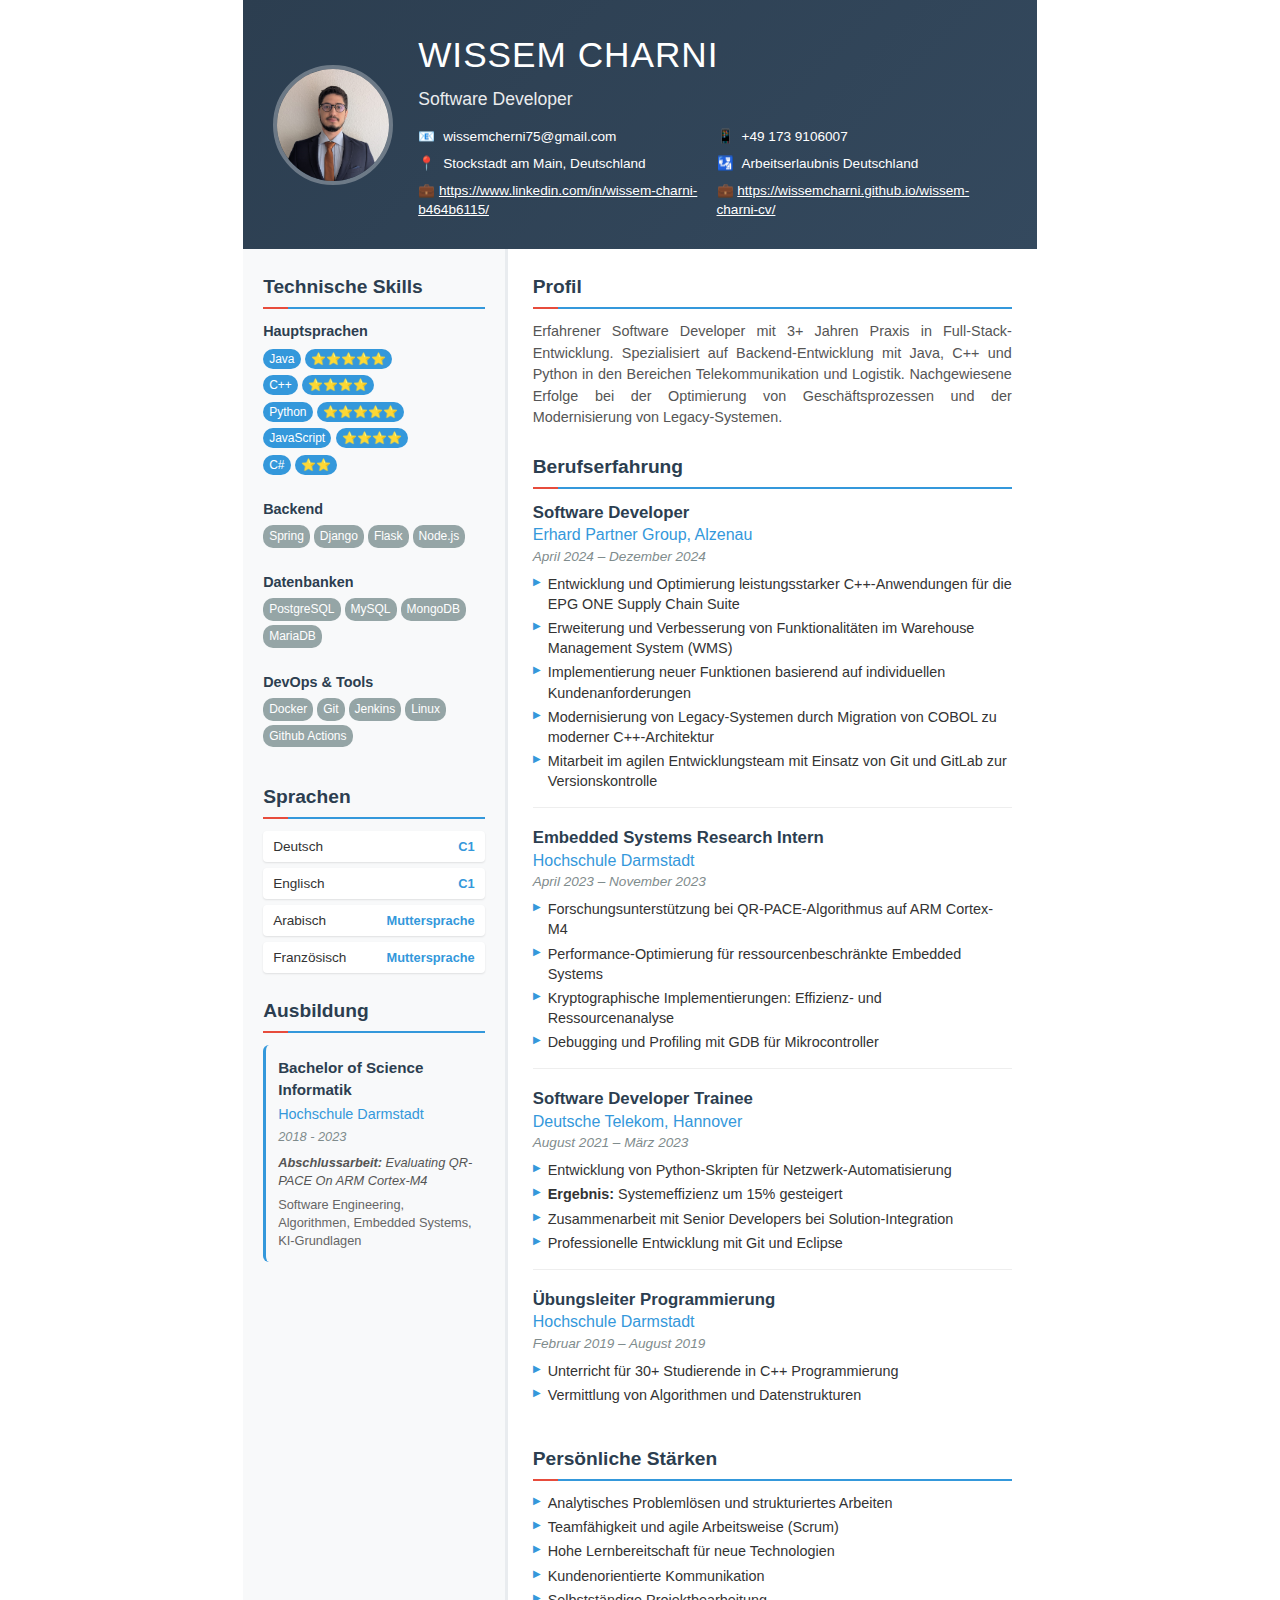
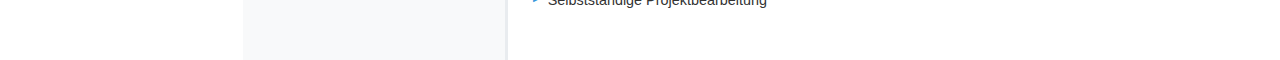
<file: Lebenslauf.html>
<!DOCTYPE html>
<html lang="de">
<head>
    <meta charset="UTF-8">
    <meta name="viewport" content="width=device-width, initial-scale=1.0">
    <title>Lebenslauf - Wissem Charni</title>
    <style>
        * {
            margin: 0;
            padding: 0;
            box-sizing: border-box;
        }

        body {
            font-family: 'Segoe UI', Tahoma, Geneva, Verdana, sans-serif;
            line-height: 1.4;
            color: #333;
            background: white;
        }

        .container {
            max-width: 210mm;
            margin: 0 auto;
            background: white;
            min-height: 297mm;
        }

        .header {
            background: linear-gradient(135deg, #2c3e50 0%, #34495e 100%);
            color: white;
            padding: 30px;
            display: flex;
            align-items: center;
            gap: 25px;
            page-break-inside: avoid;
        }

        .profile-photo {
            width: 120px;
            height: 120px;
            border-radius: 50%;
            border: 4px solid rgba(255,255,255,0.3);
            object-fit: cover;
            flex-shrink: 0;
        }

        .header-info {
            flex: 1;
        }

        .header h1 {
            font-size: 2.2em;
            font-weight: 300;
            margin-bottom: 8px;
            letter-spacing: 1px;
        }

        .header .subtitle {
            font-size: 1.1em;
            font-weight: 300;
            opacity: 0.9;
            margin-bottom: 15px;
        }

        .contact-info {
            display: grid;
            grid-template-columns: 1fr 1fr;
            gap: 8px;
            font-size: 0.85em;
        }

        .contact-item {
            display: flex;
            align-items: center;
            gap: 8px;
        }

        .linkedin-link {
            color: #74b9ff;
            text-decoration: none;
            transition: color 0.3s;
        }

        .linkedin-link:hover {
            color: #0984e3;
        }

        .main-content {
            padding: 0;
            display: grid;
            grid-template-columns: 1fr 2fr;
            min-height: calc(297mm - 200px);
        }

        .sidebar {
            background: #f8f9fa;
            padding: 25px 20px;
            border-right: 3px solid #e9ecef;
        }

        .content {
            padding: 25px;
        }

        .section {
            margin-bottom: 25px;
        }

        .section h2 {
            color: #2c3e50;
            font-size: 1.2em;
            font-weight: 600;
            margin-bottom: 12px;
            padding-bottom: 6px;
            border-bottom: 2px solid #3498db;
            position: relative;
        }

        .section h2::after {
            content: '';
            position: absolute;
            bottom: -2px;
            left: 0;
            width: 25px;
            height: 2px;
            background: #e74c3c;
        }

        .job {
            margin-bottom: 18px;
            padding-bottom: 12px;
            border-bottom: 1px solid #eee;
        }

        .job:last-child {
            border-bottom: none;
            margin-bottom: 0;
        }

        .job-header {
            margin-bottom: 6px;
        }

        .job-title {
            font-weight: 600;
            color: #2c3e50;
            font-size: 1.05em;
        }

        .company {
            color: #3498db;
            font-weight: 500;
        }

        .date {
            color: #7f8c8d;
            font-size: 0.85em;
            font-style: italic;
        }

        .job-description {
            margin-top: 8px;
        }

        .job-description ul {
            list-style: none;
            padding-left: 0;
        }

        .job-description li {
            margin-bottom: 4px;
            padding-left: 15px;
            position: relative;
            font-size: 0.9em;
        }

        .job-description li::before {
            content: '▶';
            position: absolute;
            left: 0;
            color: #3498db;
            font-size: 0.7em;
            top: 1px;
        }

        .profile-text {
            font-size: 0.9em;
            line-height: 1.5;
            color: #555;
            text-align: justify;
        }

        .skills-grid {
            display: grid;
            gap: 12px;
        }

        .skill-category {
            margin-bottom: 12px;
        }

        .skill-category h3 {
            color: #2c3e50;
            font-size: 0.9em;
            margin-bottom: 6px;
            font-weight: 600;
        }

        .skill-tags {
            display: flex;
            flex-wrap: wrap;
            gap: 4px;
        }

        .skill-tag {
            background: #3498db;
            color: white;
            padding: 3px 6px;
            border-radius: 10px;
            font-size: 0.75em;
            font-weight: 500;
        }

        .skill-tag.secondary {
            background: #95a5a6;
        }

        .languages {
            margin-top: 15px;
        }

        .language-item {
            display: flex;
            justify-content: space-between;
            align-items: center;
            margin-bottom: 6px;
            padding: 6px 10px;
            background: white;
            border-radius: 4px;
            box-shadow: 0 1px 2px rgba(0,0,0,0.1);
        }

        .language-name {
            font-weight: 500;
            font-size: 0.85em;
        }

        .language-level {
            font-size: 0.8em;
            color: #3498db;
            font-weight: 600;
        }

        .education {
            background: #f8f9fa;
            padding: 12px;
            border-radius: 6px;
            border-left: 3px solid #3498db;
        }

        .education h3 {
            color: #2c3e50;
            margin-bottom: 4px;
            font-size: 0.95em;
        }

        .education .institution {
            color: #3498db;
            font-weight: 500;
            margin-bottom: 4px;
            font-size: 0.9em;
        }

        .education .date {
            color: #7f8c8d;
            font-size: 0.8em;
            margin-bottom: 8px;
        }

        .thesis {
            font-style: italic;
            color: #555;
            font-size: 0.8em;
            margin-bottom: 6px;
        }

        .subjects {
            font-size: 0.8em;
            color: #666;
        }

        @media print {
            body { 
                -webkit-print-color-adjust: exact; 
                print-color-adjust: exact;
            }
            .container { 
                max-width: none; 
                margin: 0; 
                box-shadow: none;
            }
            .header {
                page-break-after: avoid;
                break-after: avoid;
            }
            .section {
                /* Entfernt: page-break-inside: avoid für bessere Aufteilung */
                break-inside: auto;
            }
            .job {
                /* Beibehalten für einzelne Jobs */
                page-break-inside: avoid;
                break-inside: avoid;
            }
            /* Verhindert Seitenumbruch nach Profil-Sektion */
            .section:first-of-type {
                page-break-after: avoid;
                break-after: avoid;
            }
            @page {
                margin: 0.5in;
                size: A4;
            }
            
            .page {
                box-shadow: none !important;
                margin: 0;
            }

            * {
                -webkit-box-shadow: none !important;
                box-shadow: none !important;
                -webkit-text-shadow: none !important;
                text-shadow: none !important;
            }
        }
    </style>
</head>
<body>
    <div class="container">
        <header class="header">
            <img src="assets/image.jpeg" alt="Wissem Charni" class="profile-photo">
            <div class="header-info">
                <h1>WISSEM CHARNI</h1>
                <div class="subtitle">Software Developer</div>
                <div class="contact-info">
                    <div class="contact-item">
                        <span>📧</span>
                        <span>wissemcherni75@gmail.com</span>
                    </div>
                    <div class="contact-item">
                        <span>📱</span>
                        <span>+49 173 9106007</span>
                    </div>
                    <div class="contact-item">
                        <span>📍</span>
                        <span>Stockstadt am Main, Deutschland</span>
                    </div>
                    <div class="contact-item">
                        <span>🛂</span>
                        <span>Arbeitserlaubnis Deutschland</span>
                    </div>
                    <p>
                        <span>💼</span>
                        <a href="https://www.linkedin.com/in/wissem-charni-b464b6115/" target="_blank" style="color: white;">https://www.linkedin.com/in/wissem-charni-b464b6115/</a>
                    </p>
                    <p>
                        <span>💼</span>
                        <a href="https://wissemcharni.github.io/wissem-charni-cv/" target="_blank" style="color: white;">https://wissemcharni.github.io/wissem-charni-cv/</a>
                    </p>
                </div>
            </div>
        </header>

        <div class="main-content">
            <aside class="sidebar">
                <div class="section">
                    <h2>Technische Skills</h2>
                    <div class="skills-grid">
                            <div class="skill-category">
                            <h3>Hauptsprachen</h3>
                            <div class="skill-tags">
                                <div class="skill-row">
                                    <span class="skill-tag">Java</span>
                                    <span class="skill-tag" aria-label="Java 5 von 5">⭐⭐⭐⭐⭐</span>
                                </div>
                                <div class="skill-row">
                                    <span class="skill-tag">C++</span>
                                    <span class="skill-tag" aria-label="C++ 4 von 5">⭐⭐⭐⭐</span>
                                </div>
                                <div class="skill-row">
                                    <span class="skill-tag">Python</span>
                                    <span class="skill-tag" aria-label="Python 5 von 5">⭐⭐⭐⭐⭐</span>
                                </div>
                                <div class="skill-row">
                                    <span class="skill-tag">JavaScript</span>
                                    <span class="skill-tag" aria-label="JavaScript 4 von 5">⭐⭐⭐⭐</span>
                                </div>
                                <div class="skill-row">
                                    <span class="skill-tag">C#</span>
                                    <span class="skill-tag" aria-label="C# 2 von 5">⭐⭐</span>
                                </div>
                            </div>
                            </div>
                        <div class="skill-category">
                            <h3>Backend</h3>
                            <div class="skill-tags">
                                <span class="skill-tag secondary">Spring</span>
                                <span class="skill-tag secondary">Django</span>
                                <span class="skill-tag secondary">Flask</span>
                                <span class="skill-tag secondary">Node.js</span>
                            </div>
                        </div>
                        <div class="skill-category">
                            <h3>Datenbanken</h3>
                            <div class="skill-tags">
                                <span class="skill-tag secondary">PostgreSQL</span>
                                <span class="skill-tag secondary">MySQL</span>
                                <span class="skill-tag secondary">MongoDB</span>
                                <span class="skill-tag secondary">MariaDB</span>
                            </div>
                        </div>
                        <div class="skill-category">
                            <h3>DevOps & Tools</h3>
                            <div class="skill-tags">
                                <span class="skill-tag secondary">Docker</span>
                                <span class="skill-tag secondary">Git</span>
                                <span class="skill-tag secondary">Jenkins</span>
                                <span class="skill-tag secondary">Linux</span>
                                <span class="skill-tag secondary">Github Actions</span>
                            </div>
                        </div>
                    </div>
                </div>

                <div class="section languages">
                    <h2>Sprachen</h2>
                    <div class="language-item">
                        <span class="language-name">Deutsch</span>
                        <span class="language-level">C1</span>
                    </div>
                    <div class="language-item">
                        <span class="language-name">Englisch</span>
                        <span class="language-level">C1</span>
                    </div>
                    <div class="language-item">
                        <span class="language-name">Arabisch</span>
                        <span class="language-level">Muttersprache</span>
                    </div>
                    <div class="language-item">
                        <span class="language-name">Französisch</span>
                        <span class="language-level">Muttersprache</span>
                    </div>
                </div>

                <div class="section">
                    <h2>Ausbildung</h2>
                    <div class="education">
                        <h3>Bachelor of Science Informatik</h3>
                        <div class="institution">Hochschule Darmstadt</div>
                        <div class="date">2018 - 2023</div>
                        <div class="thesis"><strong>Abschlussarbeit:</strong> Evaluating QR-PACE On ARM Cortex-M4</div>
                        <div class="subjects">Software Engineering, Algorithmen, Embedded Systems, KI-Grundlagen</div>
                    </div>
                </div>
            </aside>

            <main class="content">
                <div class="section">
                    <h2>Profil</h2>
                    <p class="profile-text">
                        Erfahrener Software Developer mit 3+ Jahren Praxis in Full-Stack-Entwicklung. Spezialisiert auf Backend-Entwicklung mit Java, C++ und Python in den Bereichen Telekommunikation und Logistik. Nachgewiesene Erfolge bei der Optimierung von Geschäftsprozessen und der Modernisierung von Legacy-Systemen.
                    </p>
                </div>

                <div class="section">
                    <h2>Berufserfahrung</h2>

                    <div class="job">
                        <div class="job-header">
                            <div class="job-title">Software Developer</div>
                            <div class="company">Erhard Partner Group, Alzenau</div>
                            <div class="date">April 2024 – Dezember 2024</div>
                        </div>
                        <div class="job-description">
                            <ul>
                                <li>Entwicklung und Optimierung leistungsstarker C++-Anwendungen für die EPG ONE Supply Chain Suite</li>
                                <li>Erweiterung und Verbesserung von Funktionalitäten im Warehouse Management System (WMS)</li>
                                <li>Implementierung neuer Funktionen basierend auf individuellen Kundenanforderungen</li>
                                <li>Modernisierung von Legacy-Systemen durch Migration von COBOL zu moderner C++-Architektur</li>
                                <li>Mitarbeit im agilen Entwicklungsteam mit Einsatz von Git und GitLab zur Versionskontrolle</li>
                            </ul>
                        </div>
                    </div>

                    <div class="job">
                        <div class="job-header">
                            <div class="job-title">Embedded Systems Research Intern</div>
                            <div class="company">Hochschule Darmstadt</div>
                            <div class="date">April 2023 – November 2023</div>
                        </div>
                        <div class="job-description">
                            <ul>
                                <li>Forschungsunterstützung bei QR-PACE-Algorithmus auf ARM Cortex-M4</li>
                                <li>Performance-Optimierung für ressourcenbeschränkte Embedded Systems</li>
                                <li>Kryptographische Implementierungen: Effizienz- und Ressourcenanalyse</li>
                                <li>Debugging und Profiling mit GDB für Mikrocontroller</li>
                            </ul>
                        </div>
                    </div>

                    <div class="job">
                        <div class="job-header">
                            <div class="job-title">Software Developer Trainee</div>
                            <div class="company">Deutsche Telekom, Hannover</div>
                            <div class="date">August 2021 – März 2023</div>
                        </div>
                        <div class="job-description">
                            <ul>
                                <li>Entwicklung von Python-Skripten für Netzwerk-Automatisierung</li>
                                <li><strong>Ergebnis:</strong> Systemeffizienz um 15% gesteigert</li>
                                <li>Zusammenarbeit mit Senior Developers bei Solution-Integration</li>
                                <li>Professionelle Entwicklung mit Git und Eclipse</li>
                            </ul>
                        </div>
                    </div>

                    <div class="job">
                        <div class="job-header">
                            <div class="job-title">Übungsleiter Programmierung</div>
                            <div class="company">Hochschule Darmstadt</div>
                            <div class="date">Februar 2019 – August 2019</div>
                        </div>
                        <div class="job-description">
                            <ul>
                                <li>Unterricht für 30+ Studierende in C++ Programmierung</li>
                                <li>Vermittlung von Algorithmen und Datenstrukturen</li>
                            </ul>
                        </div>
                    </div>
                </div>

                <div class="section">
                    <h2>Persönliche Stärken</h2>
                    <div class="job-description">
                        <ul>
                            <li>Analytisches Problemlösen und strukturiertes Arbeiten</li>
                            <li>Teamfähigkeit und agile Arbeitsweise (Scrum)</li>
                            <li>Hohe Lernbereitschaft für neue Technologien</li>
                            <li>Kundenorientierte Kommunikation</li>
                            <li>Selbstständige Projektbearbeitung</li>
                        </ul>
                    </div>
                </div>
            </main>
        </div>
    </div>
</body>
</html>
</file>
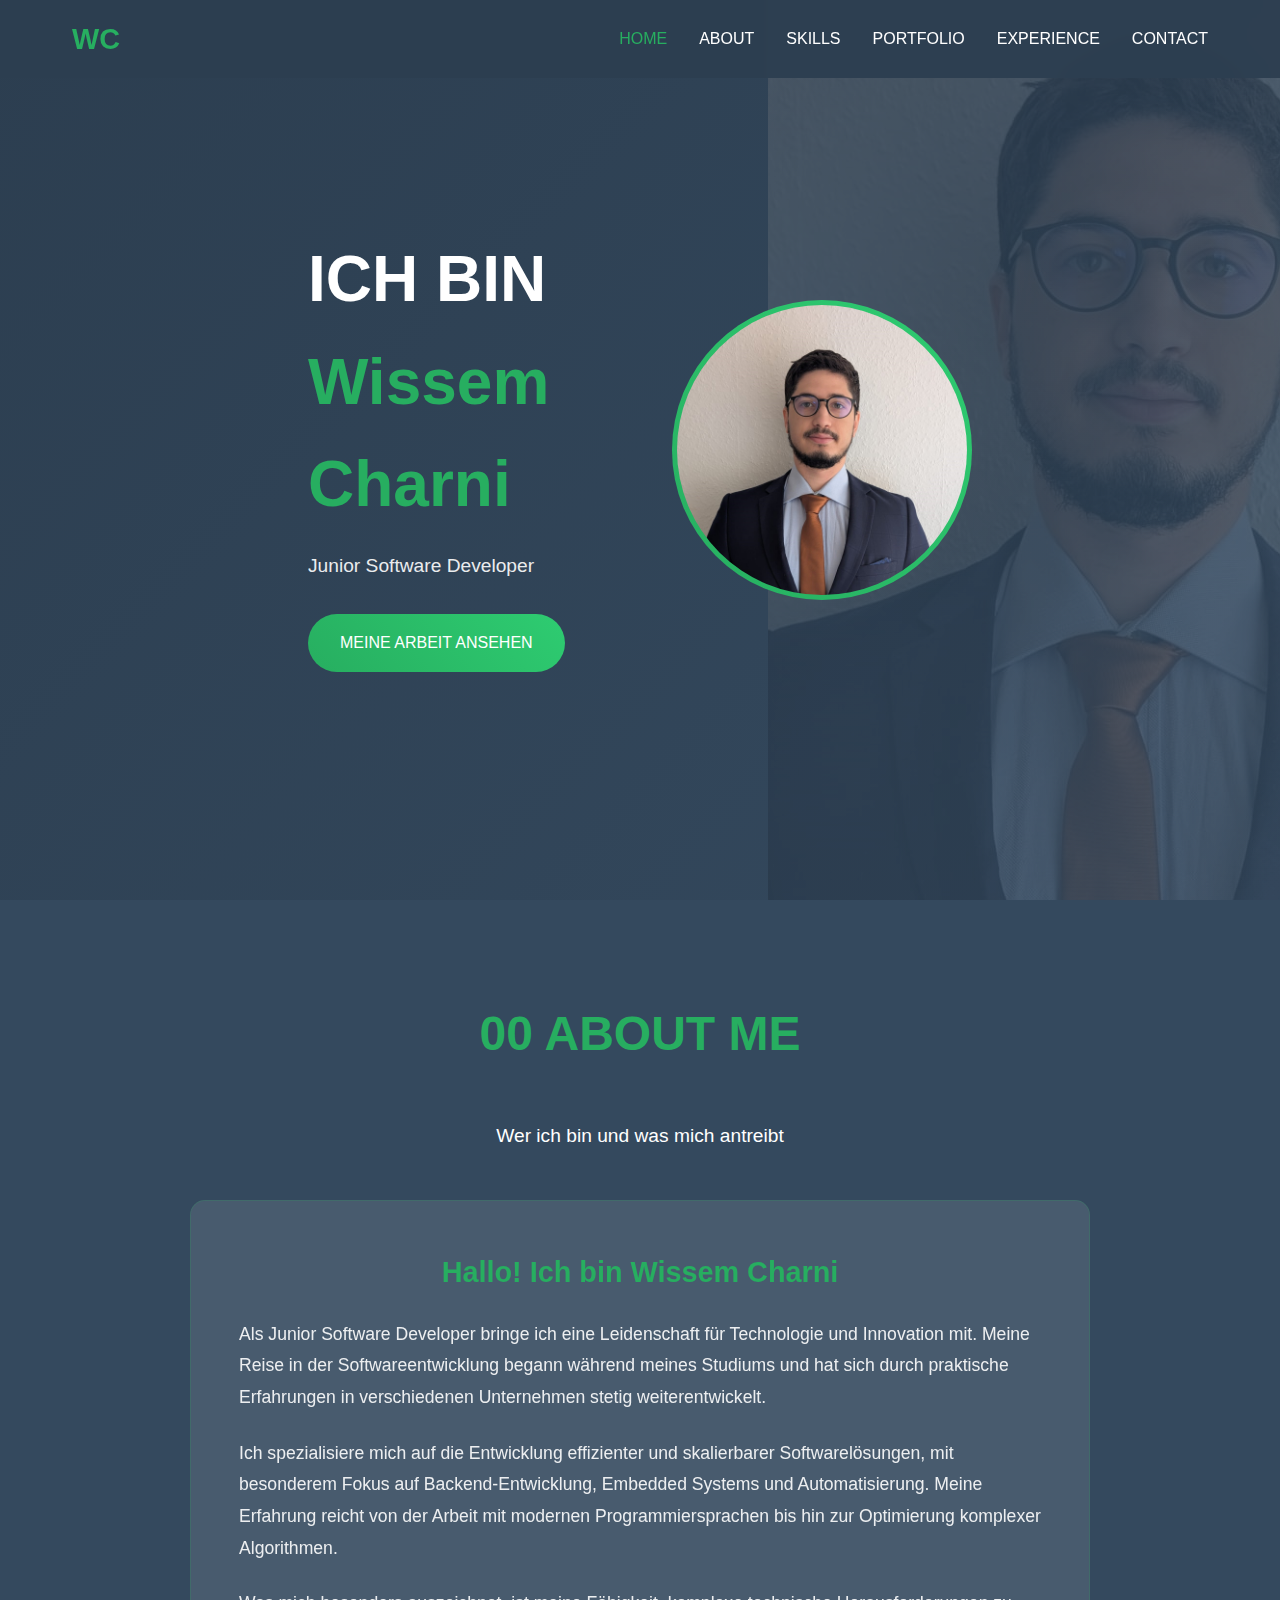
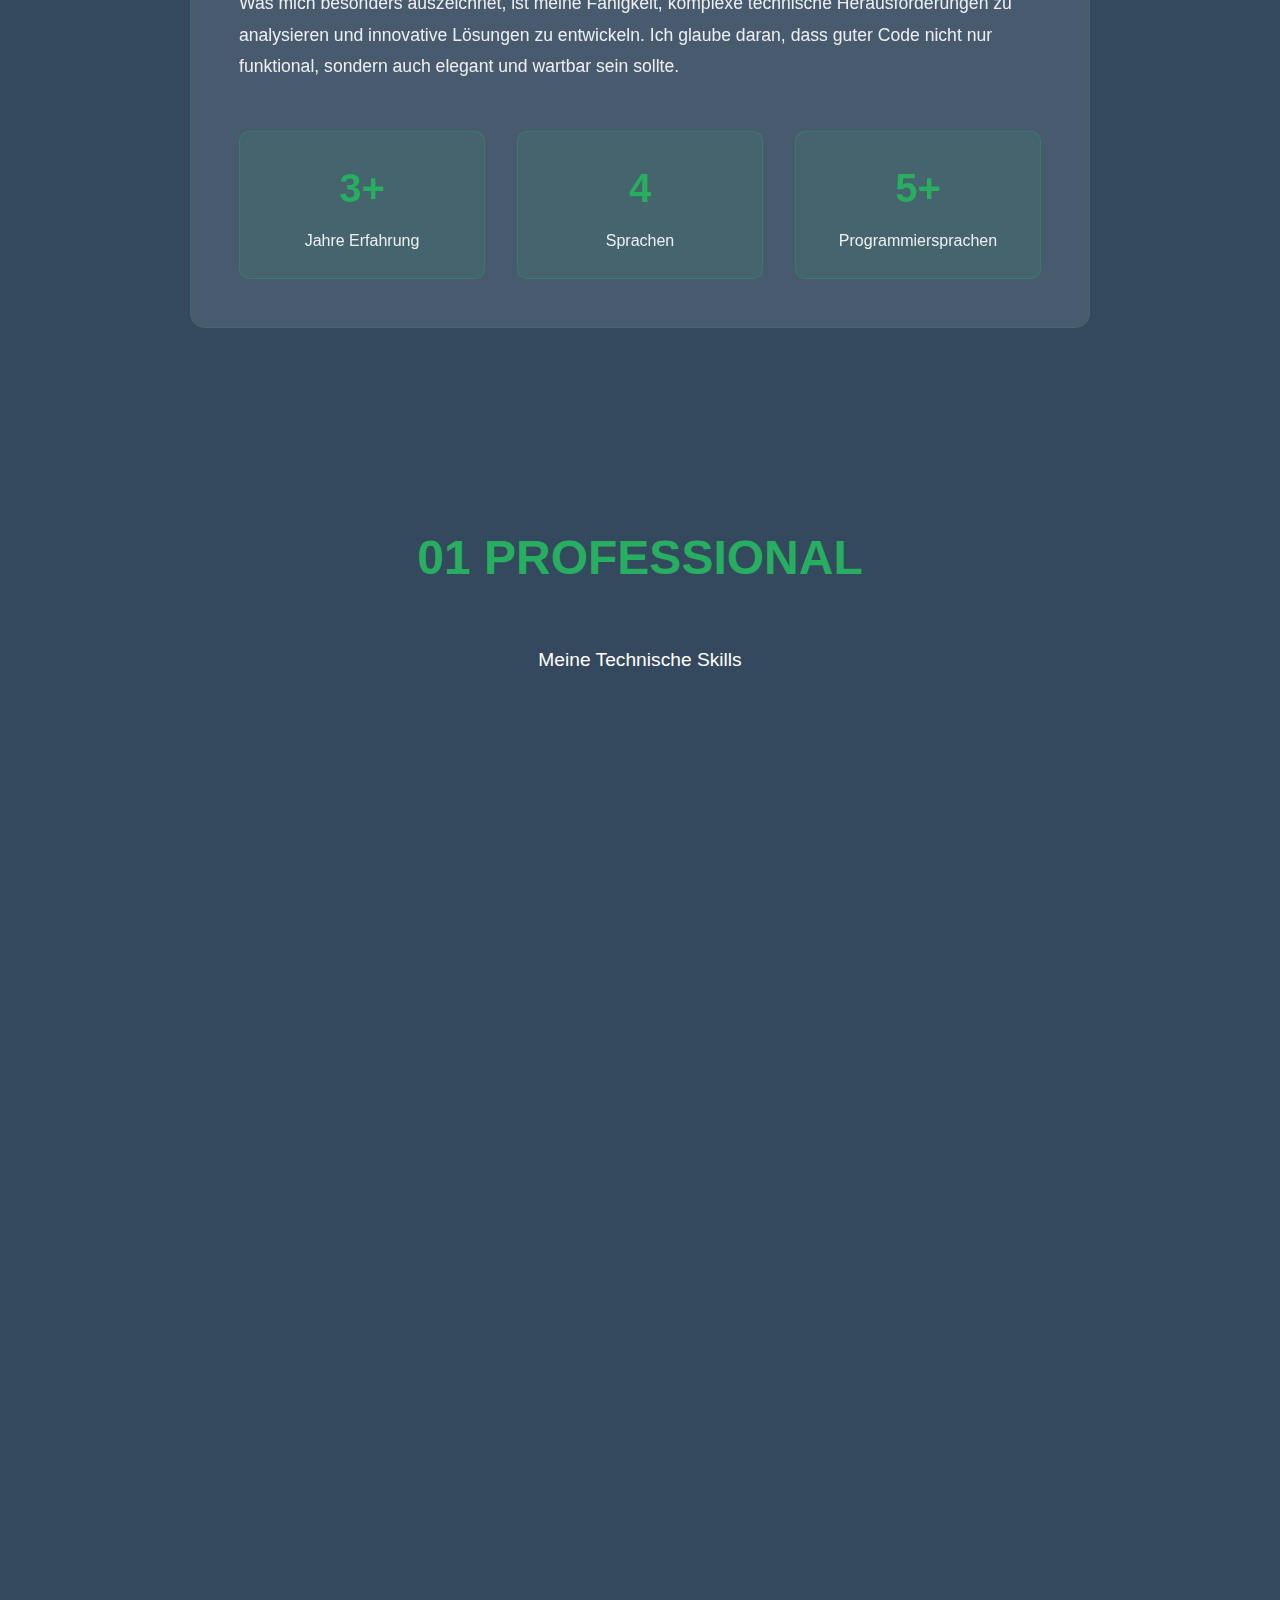
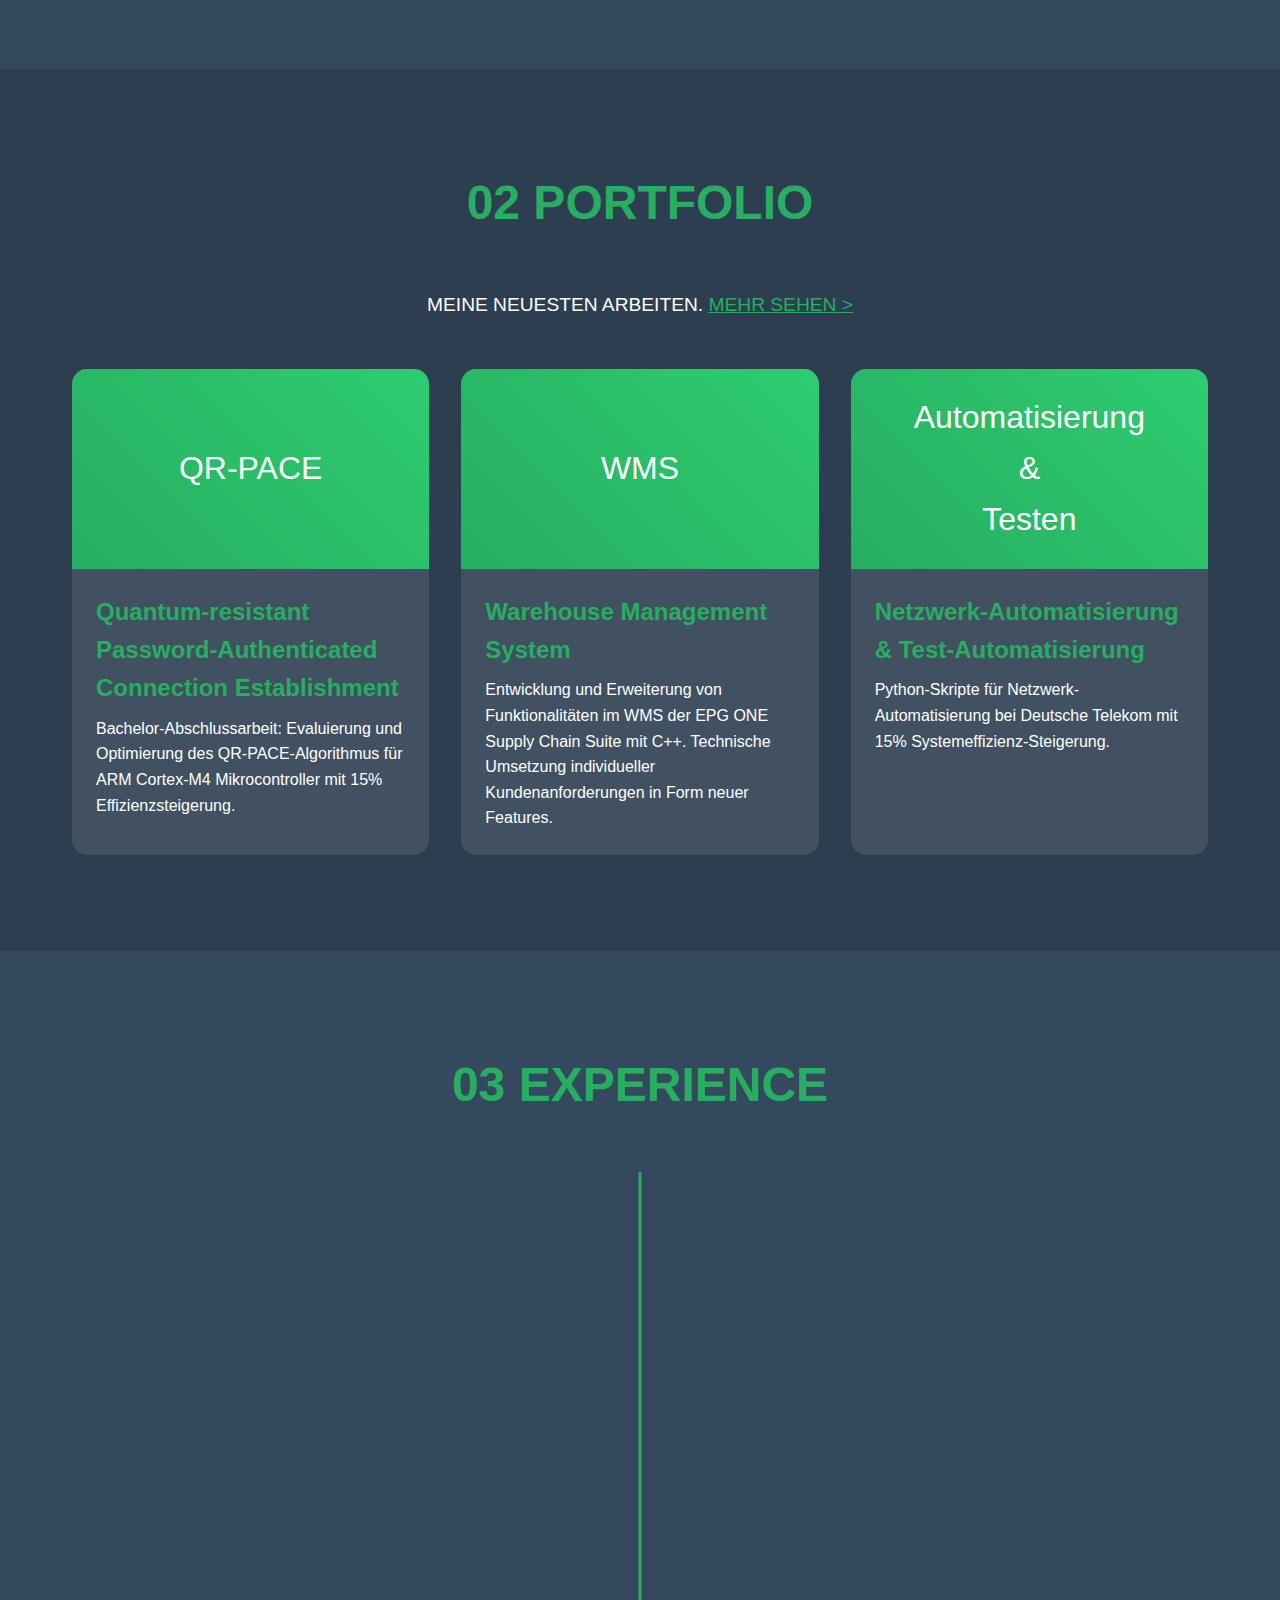
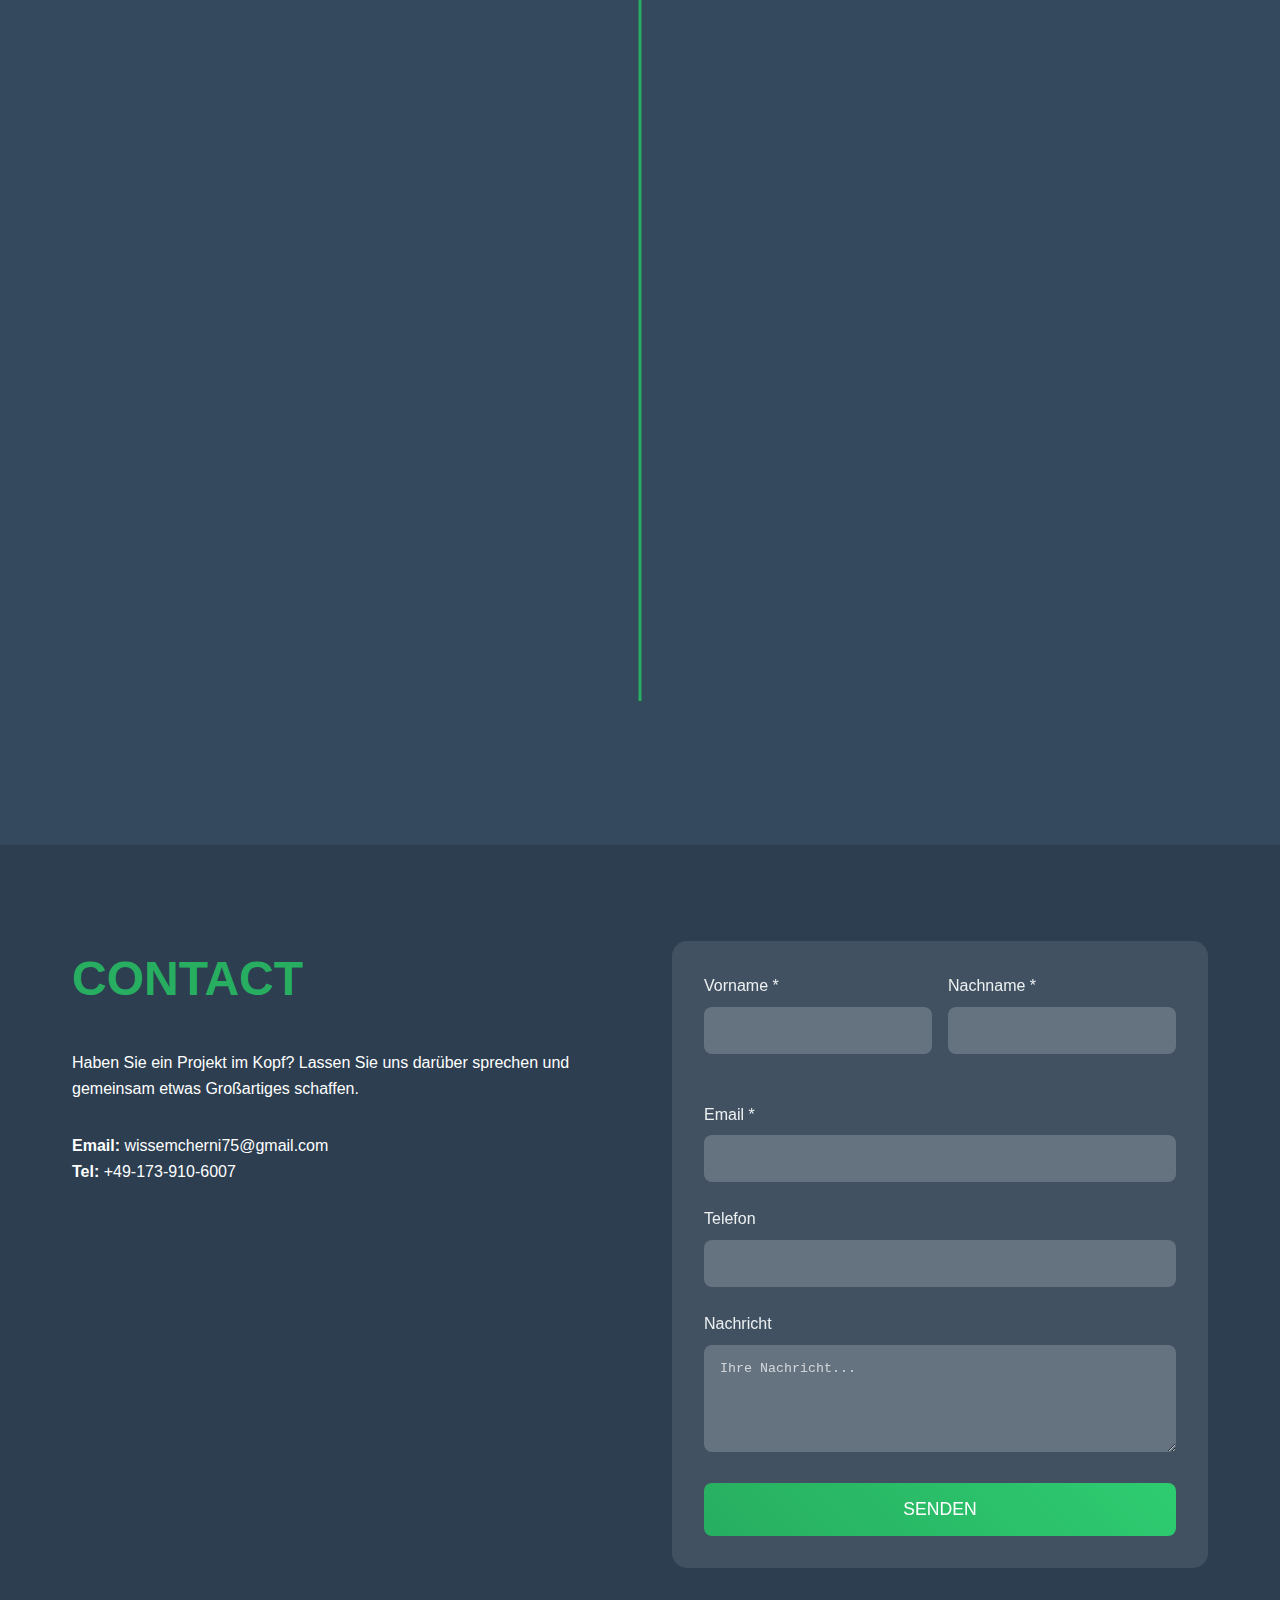
<file: website.html>
<!DOCTYPE html>
<html lang="de">
<head>
    <meta charset="UTF-8">
    <meta name="viewport" content="width=device-width, initial-scale=1.0">
    <title>Portfolio - Junior Software Developer</title>
    <style>
        * {
            margin: 0;
            padding: 0;
            box-sizing: border-box;
        }

        body {
            font-family: 'Arial', sans-serif;
            background: #2c3e50;
            color: white;
            line-height: 1.6;
            overflow-x: hidden;
        }

        /* Navigation */
        .navbar {
            position: fixed;
            top: 0;
            width: 100%;
            background: rgba(44, 62, 80, 0.95);
            backdrop-filter: blur(10px);
            z-index: 1000;
            padding: 1rem 0;
            transition: all 0.3s ease;
        }

        .nav-container {
            max-width: 1200px;
            margin: 0 auto;
            display: flex;
            justify-content: space-between;
            align-items: center;
            padding: 0 2rem;
        }

        .logo {
            font-size: 1.8rem;
            font-weight: bold;
            color: #27ae60;
        }

        .nav-menu {
            display: flex;
            list-style: none;
            gap: 2rem;
        }

        .nav-link {
            color: white;
            text-decoration: none;
            transition: color 0.3s ease;
            cursor: pointer;
        }

        .nav-link:hover, .nav-link.active {
            color: #27ae60;
        }

        /* Hero Section */
        .hero {
            height: 100vh;
            display: flex;
            align-items: center;
            background: linear-gradient(135deg, #2c3e50 0%, #34495e 100%);
            position: relative;
            overflow: hidden;
        }

        .hero::before {
            content: '';
            position: absolute;
            right: -20%;
            top: 50%;
            transform: translateY(-50%);
            width: 60%;
            height: 110%;
            background: url("assets/image.jpeg") no-repeat center;
            opacity: 0.15;
        }

        .hero-content {
            max-width: 1200px;
            margin: 0 auto;
            padding: 0 2rem;
            display: grid;
            grid-template-columns: 1fr 1fr;
            gap: 4rem;
            align-items: center;
        }

        .hero-text h1 {
            font-size: 4rem;
            margin-bottom: 1rem;
            animation: fadeInUp 1s ease;
        }

        .hero-text .highlight {
            color: #27ae60;
        }

        .hero-text p {
            font-size: 1.2rem;
            margin-bottom: 2rem;
            opacity: 0.9;
            animation: fadeInUp 1s ease 0.2s both;
        }

        .cta-button {
            display: inline-block;
            padding: 1rem 2rem;
            background: linear-gradient(45deg, #27ae60, #2ecc71);
            color: white;
            text-decoration: none;
            border-radius: 50px;
            transition: all 0.3s ease;
            animation: fadeInUp 1s ease 0.4s both;
        }

        .cta-button:hover {
            transform: translateY(-3px);
            box-shadow: 0 10px 30px rgba(39, 174, 96, 0.3);
        }

        .hero-image {
            display: flex;
            justify-content: center;
            align-items: center;
            animation: fadeInRight 1s ease 0.6s both;
        }

        /* Profile Picture Styles */
        .profile-img {
            width: 100%;
            height: 100%;
            object-fit: cover;
            border-radius: 50%;
            position: relative;
            z-index: 2;
        }

        /* Update the existing .profile-pic styles */
        .profile-pic {
            width: 300px;
            height: 300px;
            border-radius: 50%;
            background: linear-gradient(45deg, #27ae60, #2ecc71);
            display: flex;
            align-items: center;
            justify-content: center;
            position: relative;
            overflow: hidden;
            padding: 5px; /* This creates the border effect */
        }

        /* Remove the ::before pseudo-element styling since we're using an image now */
        .profile-pic::before {
            display: none;
        }

        /* Optional: Add a subtle shadow and hover effect */
        .profile-pic:hover {
            transform: scale(1.05);
            transition: transform 0.3s ease;
        }

        .profile-pic:hover .profile-img {
            filter: brightness(1.1);
        }

        /* Skills Section */
        .skills {
            padding: 6rem 0;
            background: #34495e;
        }

        .container {
            max-width: 1200px;
            margin: 0 auto;
            padding: 0 2rem;
        }

        .section-title {
            text-align: center;
            font-size: 3rem;
            margin-bottom: 3rem;
            color: #27ae60;
        }

        .skills-categories {
            display: grid;
            grid-template-columns: repeat(auto-fit, minmax(350px, 1fr));
            gap: 3rem;
            margin-top: 3rem;
        }

        .skill-category {
            background: rgba(255, 255, 255, 0.05);
            padding: 2rem;
            border-radius: 15px;
            backdrop-filter: blur(10px);
            border: 1px solid rgba(39, 174, 96, 0.2);
        }

        .category-title {
            font-size: 1.5rem;
            color: #27ae60;
            margin-bottom: 1.5rem;
            text-align: center;
            font-weight: bold;
        }

        .skill-item {
            margin-bottom: 1.5rem;
            transition: transform 0.3s ease;
        }

        .skill-item:hover {
            transform: translateX(10px);
        }

        .skill-name {
            font-size: 1.1rem;
            margin-bottom: 0.5rem;
            display: flex;
            justify-content: space-between;
            align-items: center;
        }

        .skill-bar {
            height: 8px;
            background: rgba(255, 255, 255, 0.2);
            border-radius: 4px;
            overflow: hidden;
        }

        .skill-progress {
            height: 100%;
            background: linear-gradient(90deg, #27ae60, #2ecc71);
            border-radius: 4px;
            transition: width 2s ease;
        }

        /* Portfolio Section */
        .portfolio {
            padding: 6rem 0;
            background: #2c3e50;
        }

        .portfolio-grid {
            display: grid;
            grid-template-columns: repeat(auto-fit, minmax(350px, 1fr));
            gap: 2rem;
            margin-top: 3rem;
        }

        .portfolio-item {
            background: rgba(255, 255, 255, 0.1);
            border-radius: 15px;
            overflow: hidden;
            transition: all 0.3s ease;
            cursor: pointer;
        }

        .portfolio-item:hover {
            transform: translateY(-10px);
            box-shadow: 0 20px 40px rgba(0, 0, 0, 0.3);
        }

        .portfolio-image {
            height: 200px;
            background: linear-gradient(45deg, #27ae60, #2ecc71);
            display: flex;
            align-items: center;
            justify-content: center;
            font-size: 2rem;
            color: white;
            text-align: center;
        }

        .portfolio-content {
            padding: 1.5rem;
        }

        .portfolio-title {
            font-size: 1.5rem;
            margin-bottom: 0.5rem;
            color: #27ae60;
        }

        /* Experience Section */
        .experience {
            padding: 6rem 0;
            background: #34495e;
        }

        .timeline {
            position: relative;
            max-width: 800px;
            margin: 3rem auto 0;
        }

        .timeline::before {
            content: '';
            position: absolute;
            left: 50%;
            transform: translateX(-50%);
            width: 3px;
            height: 100%;
            background: #27ae60;
        }

        .timeline-item {
            position: relative;
            margin: 3rem 0;
            background: rgba(255, 255, 255, 0.1);
            padding: 2rem;
            border-radius: 15px;
            width: calc(50% - 2rem);
            backdrop-filter: blur(10px);
        }

        .timeline-item:nth-child(odd) {
            left: 0;
        }

        .timeline-item:nth-child(even) {
            left: calc(50% + 2rem);
        }

        .timeline-item::before {
            content: '';
            position: absolute;
            width: 20px;
            height: 20px;
            background: #27ae60;
            border-radius: 50%;
            top: 2rem;
        }

        .timeline-item:nth-child(odd)::before {
            right: -31px;
        }

        .timeline-item:nth-child(even)::before {
            left: -31px;
        }

        .timeline-date {
            color: #27ae60;
            font-weight: bold;
            margin-bottom: 0.5rem;
        }

        .timeline-title {
            font-size: 1.3rem;
            margin-bottom: 0.5rem;
        }

        .timeline-company {
            font-weight: bold;
            margin-bottom: 1rem;
        }

        /* Contact Section */
        .contact {
            padding: 6rem 0;
            background: #2c3e50;
        }

        .contact-container {
            display: grid;
            grid-template-columns: 1fr 1fr;
            gap: 4rem;
            max-width: 1200px;
            margin: 0 auto;
            padding: 0 2rem;
        }

        .contact-info h3 {
            color: #27ae60;
            margin-bottom: 2rem;
        }

        .contact-form {
            background: rgba(255, 255, 255, 0.1);
            padding: 2rem;
            border-radius: 15px;
            backdrop-filter: blur(10px);
        }

        .form-group {
            margin-bottom: 1.5rem;
        }

        .form-group label {
            display: block;
            margin-bottom: 0.5rem;
            color: #ecf0f1;
        }

        .form-group input,
        .form-group textarea {
            width: 100%;
            padding: 1rem;
            border: none;
            border-radius: 8px;
            background: rgba(255, 255, 255, 0.1);
            color: white;
            backdrop-filter: blur(10px);
        }

        .form-group input::placeholder,
        .form-group textarea::placeholder {
            color: rgba(255, 255, 255, 0.7);
        }

        .submit-btn {
            width: 100%;
            padding: 1rem;
            background: linear-gradient(45deg, #27ae60, #2ecc71);
            color: white;
            border: none;
            border-radius: 8px;
            cursor: pointer;
            font-size: 1.1rem;
            transition: all 0.3s ease;
        }

        .submit-btn:hover {
            transform: translateY(-2px);
            box-shadow: 0 10px 30px rgba(39, 174, 96, 0.3);
        }

        /* Animations */
        @keyframes fadeInUp {
            from {
                opacity: 0;
                transform: translateY(30px);
            }
            to {
                opacity: 1;
                transform: translateY(0);
            }
        }

        @keyframes fadeInRight {
            from {
                opacity: 0;
                transform: translateX(30px);
            }
            to {
                opacity: 1;
                transform: translateX(0);
            }
        }

        /* Responsive Design */
        @media (max-width: 768px) {
            .nav-menu {
                display: none;
            }

            .hero-content {
                grid-template-columns: 1fr;
                text-align: center;
            }

            .hero-text h1 {
                font-size: 2.5rem;
            }

            .skills-categories {
                grid-template-columns: 1fr;
            }

            .timeline::before {
                left: 20px;
            }

            .timeline-item {
                width: calc(100% - 40px);
                left: 40px !important;
            }

            .timeline-item::before {
                left: -31px !important;
            }

            .contact-container {
                grid-template-columns: 1fr;
            }
        }
        /* About Me Section */
        .about {
            padding: 6rem 0;
            background: #34495e;
        }

        .about-container {
            max-width: 900px;
            margin: 0 auto;
        }

        .about-content {
            background: rgba(255, 255, 255, 0.1);
            padding: 3rem;
            border-radius: 15px;
            backdrop-filter: blur(10px);
            border: 1px solid rgba(39, 174, 96, 0.2);
            text-align: left;
        }

        .about-subtitle {
            color: #27ae60;
            font-size: 1.8rem;
            margin-bottom: 1.5rem;
            text-align: center;
        }

        .about-content p {
            font-size: 1.1rem;
            line-height: 1.8;
            margin-bottom: 1.5rem;
            opacity: 0.9;
        }

        .about-highlights {
            display: grid;
            grid-template-columns: repeat(3, 1fr);
            gap: 2rem;
            margin-top: 3rem;
            text-align: center;
        }

        .highlight-item {
            padding: 1.5rem;
            background: rgba(39, 174, 96, 0.1);
            border-radius: 10px;
            border: 1px solid rgba(39, 174, 96, 0.3);
            transition: transform 0.3s ease;
            cursor: pointer;
        }

        #languagesBox:hover {
            transform: translateY(-5px);
            background: rgba(39, 174, 96, 0.15);
            cursor: pointer;
        }

        .highlight-number {
            font-size: 2.5rem;
            font-weight: bold;
            color: #27ae60;
            margin-bottom: 0.5rem;
        }

        .highlight-text {
            font-size: 1rem;
            opacity: 0.9;
        }

        /* Responsive Design for About Section */
        @media (max-width: 768px) {
            .about-content {
                padding: 2rem;
            }
            
            .about-highlights {
                grid-template-columns: 1fr;
                gap: 1rem;
            }
            
            .about-subtitle {
                font-size: 1.5rem;
            }
        }

        /* Languages Popup Styles */
        .popup-overlay {
            display: none;
            position: fixed;
            top: 0;
            left: 0;
            width: 100%;
            height: 100%;
            background: rgba(0, 0, 0, 0.8);
            backdrop-filter: blur(5px);
            z-index: 2000;
            animation: fadeIn 0.3s ease;
        }

        .popup-content {
            position: absolute;
            top: 50%;
            left: 50%;
            transform: translate(-50%, -50%);
            background: #2c3e50;
            border-radius: 20px;
            padding: 2rem;
            max-width: 600px;
            width: 90%;
            max-height: 80vh;
            overflow-y: auto;
            border: 2px solid rgba(39, 174, 96, 0.3);
            animation: slideIn 0.3s ease;
        }

        .popup-header {
            display: flex;
            justify-content: space-between;
            align-items: center;
            margin-bottom: 2rem;
            padding-bottom: 1rem;
            border-bottom: 2px solid rgba(39, 174, 96, 0.3);
        }

        .popup-header h3 {
            color: #27ae60;
            font-size: 1.8rem;
            margin: 0;
        }

        .close-popup {
            font-size: 2rem;
            color: #27ae60;
            cursor: pointer;
            transition: color 0.3s ease;
            line-height: 1;
        }

        .close-popup:hover {
            color: #2ecc71;
            transform: scale(1.1);
        }

        .languages-grid {
            display: grid;
            gap: 1.5rem;
        }

        .language-item {
            display: flex;
            align-items: center;
            gap: 1rem;
            padding: 1.5rem;
            background: rgba(255, 255, 255, 0.1);
            border-radius: 12px;
            border: 1px solid rgba(39, 174, 96, 0.2);
            backdrop-filter: blur(10px);
            transition: transform 0.3s ease;
        }

        .language-item:hover {
            transform: translateY(-3px);
            background: rgba(255, 255, 255, 0.15);
        }

        .language-flag {
            font-size: 2.5rem;
            flex-shrink: 0;
        }

        .language-info {
            flex: 1;
        }

        .language-info h4 {
            color: #27ae60;
            margin: 0 0 0.5rem 0;
            font-size: 1.2rem;
        }

        .language-level {
            color: #ecf0f1;
            margin-bottom: 0.8rem;
            font-size: 0.9rem;
            opacity: 0.8;
        }

        .language-bar {
            height: 6px;
            background: rgba(255, 255, 255, 0.2);
            border-radius: 3px;
            overflow: hidden;
        }

        .language-progress {
            height: 100%;
            background: linear-gradient(90deg, #27ae60, #2ecc71);
            border-radius: 3px;
            transition: width 0.8s ease;
        }

        @keyframes fadeIn {
            from { opacity: 0; }
            to { opacity: 1; }
        }

        @keyframes slideIn {
            from { 
                opacity: 0;
                transform: translate(-50%, -60%);
            }
            to { 
                opacity: 1;
                transform: translate(-50%, -50%);
            }
        }

        /* Mobile responsiveness for popup */
        @media (max-width: 768px) {
            .popup-content {
                width: 95%;
                padding: 1.5rem;
                max-height: 85vh;
            }
            
            .language-item {
                flex-direction: column;
                text-align: center;
                gap: 1rem;
            }
            
            .language-flag {
                font-size: 3rem;
            }
        }
    </style>
</head>
<body>
    <!-- Navigation -->
    <nav class="navbar">
        <div class="nav-container">
            <div class="logo">WC</div>
            <ul class="nav-menu">
                <li><a href="#home" class="nav-link active">HOME</a></li>
                <li><a href="#about" class="nav-link">ABOUT</a></li>
                <li><a href="#skills" class="nav-link">SKILLS</a></li>
                <li><a href="#portfolio" class="nav-link">PORTFOLIO</a></li>
                <li><a href="#experience" class="nav-link">EXPERIENCE</a></li>
                <li><a href="#contact" class="nav-link">CONTACT</a></li>
            </ul>
        </div>
    </nav>

    <!-- Hero Section -->
    <section id="home" class="hero">
        <div class="hero-content">
            <div class="hero-text">
                <h1>ICH BIN<br><span class="highlight">Wissem<br>Charni</span></h1>
                <p>Junior Software Developer</p>
                <a href="#portfolio" class="cta-button">MEINE ARBEIT ANSEHEN</a>
            </div>
            <div class="hero-image">
                <div class="profile-pic">
                    <img src="assets/image.jpeg" alt="Wissem Charni" class="profile-img">
                </div>
            </div>
        </div>
    </section>
    <!-- About Me Section -->
<!-- About Me Section -->
<section id="about" class="about">
    <div class="container">
        <h2 class="section-title">00 ABOUT ME</h2>
        <p style="text-align: center; margin-bottom: 3rem; font-size: 1.2rem;">Wer ich bin und was mich antreibt</p>
        
        <div class="about-container">
            <div class="about-content">
                <h3 class="about-subtitle">Hallo! Ich bin Wissem Charni</h3>
                <p>Als Junior Software Developer bringe ich eine Leidenschaft für Technologie und Innovation mit. Meine Reise in der Softwareentwicklung begann während meines Studiums und hat sich durch praktische Erfahrungen in verschiedenen Unternehmen stetig weiterentwickelt.</p>
                
                <p>Ich spezialisiere mich auf die Entwicklung effizienter und skalierbarer Softwarelösungen, mit besonderem Fokus auf Backend-Entwicklung, Embedded Systems und Automatisierung. Meine Erfahrung reicht von der Arbeit mit modernen Programmiersprachen bis hin zur Optimierung komplexer Algorithmen.</p>
                
                <p>Was mich besonders auszeichnet, ist meine Fähigkeit, komplexe technische Herausforderungen zu analysieren und innovative Lösungen zu entwickeln. Ich glaube daran, dass guter Code nicht nur funktional, sondern auch elegant und wartbar sein sollte.</p>
                
                <div class="about-highlights">
                    <div class="highlight-item">
                        <div class="highlight-number">3+</div>
                        <div class="highlight-text">Jahre Erfahrung</div>
                    </div>
                    <div class="highlight-item" id="languagesBox">
                        <div class="highlight-number">4</div>
                        <div class="highlight-text">Sprachen</div>
                    </div>
                    <div class="highlight-item">
                        <div class="highlight-number">5+</div>
                        <div class="highlight-text">Programmiersprachen</div>
                    </div>
                </div>
            </div>
        </div>
    </div>
</section>

<!-- Languages Popup -->
<div id="languagesPopup" class="popup-overlay">
    <div class="popup-content">
        <div class="popup-header">
            <h3>Meine Sprachen</h3>
            <span class="close-popup">&times;</span>
        </div>
        <div class="languages-grid">
            <div class="language-item">
                <div class="language-flag">🇹🇳</div>
                <div class="language-info">
                    <h4>العربية (Arabisch)</h4>
                    <div class="language-level">Muttersprache</div>
                    <div class="language-bar">
                        <div class="language-progress" style="width: 100%"></div>
                    </div>
                </div>
            </div>
            <div class="language-item">
                <div class="language-flag">🇫🇷</div>
                <div class="language-info">
                    <h4>Français (Französisch)</h4>
                    <div class="language-level">Muttersprache</div>
                    <div class="language-bar">
                        <div class="language-progress" style="width: 100%"></div>
                    </div>
                </div>
            </div>
            <div class="language-item">
                <div class="language-flag">🇩🇪</div>
                <div class="language-info">
                    <h4>Deutsch</h4>
                    <div class="language-level">C1 Niveau</div>
                    <div class="language-bar">
                        <div class="language-progress" style="width: 90%"></div>
                    </div>
                </div>
            </div>
            <div class="language-item">
                <div class="language-flag">🇬🇧</div>
                <div class="language-info">
                    <h4>English</h4>
                    <div class="language-level">C1 Niveau</div>
                    <div class="language-bar">
                        <div class="language-progress" style="width: 90%"></div>
                    </div>
                </div>
            </div>
        </div>
    </div>
</div>
    <!-- Skills Section -->
    <section id="skills" class="skills">
        <div class="container">
            <h2 class="section-title">01 PROFESSIONAL</h2>
            <p style="text-align: center; margin-bottom: 3rem; font-size: 1.2rem;">Meine Technische Skills</p>
            
            <div class="skills-categories">
                <!-- Programming Languages -->
                <div class="skill-category">
                    <h3 class="category-title">Programmiersprachen</h3>
                    <div class="skill-item">
                        <div class="skill-name">
                            <span>Python</span>
                            <span>85%</span>
                        </div>
                        <div class="skill-bar">
                            <div class="skill-progress" style="width: 85%"></div>
                        </div>
                    </div>
                    <div class="skill-item">
                        <div class="skill-name">
                            <span>Java</span>
                            <span>80%</span>
                        </div>
                        <div class="skill-bar">
                            <div class="skill-progress" style="width: 80%"></div>
                        </div>
                    </div>
                    <div class="skill-item">
                        <div class="skill-name">
                            <span>C++</span>
                            <span>75%</span>
                        </div>
                        <div class="skill-bar">
                            <div class="skill-progress" style="width: 75%"></div>
                        </div>
                    </div>
                    <div class="skill-item">
                        <div class="skill-name">
                            <span>C#</span>
                            <span>40%</span>
                        </div>
                        <div class="skill-bar">
                            <div class="skill-progress" style="width: 40%"></div>
                        </div>
                    </div>
                </div>

                <!-- Web Development -->
                <div class="skill-category">
                    <h3 class="category-title">Web Development</h3>
                    <div class="skill-item">
                        <div class="skill-name">
                            <span>HTML & CSS</span>
                            <span>85%</span>
                        </div>
                        <div class="skill-bar">
                            <div class="skill-progress" style="width: 85%"></div>
                        </div>
                    </div>
                    <div class="skill-item">
                        <div class="skill-name">
                            <span>JavaScript</span>
                            <span>70%</span>
                        </div>
                        <div class="skill-bar">
                            <div class="skill-progress" style="width: 70%"></div>
                        </div>
                    </div>
                </div>

                <!-- Databases -->
                <div class="skill-category">
                    <h3 class="category-title">Datenbanken</h3>  
                    <div class="skill-item">
                        <div class="skill-name">
                            <span>MySQL</span>
                            <span>75%</span>
                        </div>
                        <div class="skill-bar">
                            <div class="skill-progress" style="width: 75%"></div>
                        </div>
                    </div>
                    <div class="skill-item">
                        <div class="skill-name">
                            <span>PostgreSQL</span>
                            <span>70%</span>
                        </div>
                        <div class="skill-bar">
                            <div class="skill-progress" style="width: 70%"></div>
                        </div>
                    </div>
                    <div class="skill-item">
                        <div class="skill-name">
                            <span>MongoDB</span>
                            <span>70%</span>
                        </div>
                        <div class="skill-bar">
                            <div class="skill-progress" style="width: 70%"></div>
                        </div>
                    </div>
                </div>

                <!-- DevOps & Tools -->
                <div class="skill-category">
                    <h3 class="category-title">DevOps & Tools</h3>
                    <div class="skill-item">
                        <div class="skill-name">
                            <span>Git</span>
                            <span>90%</span>
                        </div>
                        <div class="skill-bar">
                            <div class="skill-progress" style="width: 90%"></div>
                        </div>
                    </div>
                    <div class="skill-item">
                        <div class="skill-name">
                            <span>Docker</span>
                            <span>75%</span>
                        </div>
                        <div class="skill-bar">
                            <div class="skill-progress" style="width: 75%"></div>
                        </div>
                    </div>
                    <div class="skill-item">
                        <div class="skill-name">
                            <span>GitHub Actions</span>
                            <span>65%</span>
                        </div>
                        <div class="skill-bar">
                            <div class="skill-progress" style="width: 65%"></div>
                        </div>
                    </div>
                    <div class="skill-item">
                        <div class="skill-name">
                            <span>Linux</span>
                            <span>70%</span>
                        </div>
                        <div class="skill-bar">
                            <div class="skill-progress" style="width: 70%"></div>
                        </div>
                    </div>
                </div>
            </div>
        </div>
    </section>

    <!-- Portfolio Section -->
    <section id="portfolio" class="portfolio">
        <div class="container">
            <h2 class="section-title">02 PORTFOLIO</h2>
            <p style="text-align: center; margin-bottom: 3rem; font-size: 1.2rem;">MEINE NEUESTEN ARBEITEN. <a href="#" style="color: #27ae60;">MEHR SEHEN ></a></p>
            <div class="portfolio-grid">
                <div class="portfolio-item">
                    <div class="portfolio-image">
                        QR-PACE
                    </div>
                    <div class="portfolio-content">
                        <h3 class="portfolio-title">Quantum-resistant Password-Authenticated Connection Establishment</h3>
                        <p>Bachelor-Abschlussarbeit: Evaluierung und Optimierung des QR-PACE-Algorithmus für ARM Cortex-M4 Mikrocontroller mit 15% Effizienzsteigerung.</p>
                    </div>
                </div>
                <div class="portfolio-item">
                    <div class="portfolio-image">
                        WMS
                    </div>
                    <div class="portfolio-content">
                        <h3 class="portfolio-title">Warehouse Management System</h3>
                        <p>Entwicklung und Erweiterung von Funktionalitäten im WMS der EPG ONE Supply Chain Suite mit C++. Technische Umsetzung individueller Kundenanforderungen in Form neuer Features.</p>
                    </div>
                </div>
                <div class="portfolio-item">
                    <div class="portfolio-image">
                        Automatisierung <br> & <br>Testen
                    </div>
                    <div class="portfolio-content">
                        <h3 class="portfolio-title">Netzwerk-Automatisierung & Test-Automatisierung</h3>
                        <p>Python-Skripte für Netzwerk-Automatisierung bei Deutsche Telekom mit 15% Systemeffizienz-Steigerung.</p>
                    </div>
                </div>
            </div>
        </div>
    </section>

    <!-- Experience Section -->
    <section id="experience" class="experience">
        <div class="container">
            <h2 class="section-title">03 EXPERIENCE</h2>
            <div class="timeline">
                <div class="timeline-item">
                    <div class="timeline-date">April 2024 – Dezember 2024</div>
                    <div class="timeline-title">Software Developer</div>
                    <div class="timeline-company">Erhard Partner Group, Alzenau</div>
                    <p>Entwicklung und Optimierung leistungsstarker C++ Anwendungen für die EPG ONE Supply Chain Suite</p>
                </div>
                <div class="timeline-item">
                    <div class="timeline-date">April 2023 – November 2023</div>
                    <div class="timeline-title">Embedded Systems Research Intern</div>
                    <div class="timeline-company">Hochschule Darmstadt</div>
                    <p>Forschungsunterstützung bei QR-PACE-Algorithmus auf ARMCortex-M4</p>
                </div>
                <div class="timeline-item">
                    <div class="timeline-date">August 2021 – März 2023</div>
                    <div class="timeline-title">Software Developer Trainee</div>
                    <div class="timeline-company">Deutsche Telekom, Hannover</div>
                    <p>Entwicklung von Python-Skripten für Netzwerk-Automatisierung</p>
                </div>
                <div class="timeline-item">
                    <div class="timeline-date">Februar 2019 – August 2019</div>
                    <div class="timeline-title">Übungsleiter Programmierung</div>
                    <div class="timeline-company">Hochschule Darmstadt</div>
                    <p>Übungen betreuen und Hausaufgaben kontrollieren und korrigieren</p>
                </div>
            </div>
        </div>
    </section>

    <!-- Contact Section -->
    <section id="contact" class="contact">
        <div class="contact-container">
            <div class="contact-info">
                <h2 class="section-title" style="text-align: left; margin-bottom: 2rem;">CONTACT</h2>
                <p style="margin-bottom: 2rem;">Haben Sie ein Projekt im Kopf? Lassen Sie uns darüber sprechen und gemeinsam etwas Großartiges schaffen.</p>
                <p><strong>Email:</strong> wissemcherni75@gmail.com</p>
                <p><strong>Tel:</strong> +49-173-910-6007</p>
            </div>
            <div class="contact-form">
                <form id="contactForm">
                    <div style="display: grid; grid-template-columns: 1fr 1fr; gap: 1rem; margin-bottom: 1.5rem;">
                        <div class="form-group">
                            <label>Vorname *</label>
                            <input type="text" required>
                        </div>
                        <div class="form-group">
                            <label>Nachname *</label>
                            <input type="text" required>
                        </div>
                    </div>
                    <div class="form-group">
                        <label>Email *</label>
                        <input type="email" required>
                    </div>
                    <div class="form-group">
                        <label>Telefon</label>
                        <input type="tel">
                    </div>
                    <div class="form-group">
                        <label>Nachricht</label>
                        <textarea rows="5" placeholder="Ihre Nachricht..."></textarea>
                    </div>
                    <button type="submit" class="submit-btn">SENDEN</button>
                </form>
            </div>
        </div>
    </section>

    <script>
        // Smooth scrolling for navigation links
        document.querySelectorAll('.nav-link').forEach(link => {
            link.addEventListener('click', function(e) {
                e.preventDefault();
                const targetId = this.getAttribute('href');
                const targetSection = document.querySelector(targetId);
                
                if (targetSection) {
                    targetSection.scrollIntoView({
                        behavior: 'smooth',
                        block: 'start'
                    });
                }
                
                // Update active link
                document.querySelectorAll('.nav-link').forEach(l => l.classList.remove('active'));
                this.classList.add('active');
            });
        });

        // Navbar background change on scroll
        window.addEventListener('scroll', function() {
            const navbar = document.querySelector('.navbar');
            if (window.scrollY > 100) {
                navbar.style.background = 'rgba(44, 62, 80, 0.98)';
            } else {
                navbar.style.background = 'rgba(44, 62, 80, 0.95)';
            }
        });

        // Animate skill bars on scroll
        const observerOptions = {
            threshold: 0.5,
            rootMargin: '0px 0px -100px 0px'
        };

        const observer = new IntersectionObserver(function(entries) {
            entries.forEach(entry => {
                if (entry.isIntersecting) {
                    const skillBars = entry.target.querySelectorAll('.skill-progress');
                    skillBars.forEach(bar => {
                        const width = bar.style.width;
                        bar.style.width = '0%';
                        setTimeout(() => {
                            bar.style.width = width;
                        }, 200);
                    });
                }
            });
        }, observerOptions);

        observer.observe(document.querySelector('.skills'));

        // Form submission
        document.getElementById('contactForm').addEventListener('submit', function(e) {
            e.preventDefault();
            alert('Vielen Dank für Ihre Nachricht! Ich werde mich bald bei Ihnen melden.');
            this.reset();
        });

        // Add scroll animations to timeline items
        const timelineObserver = new IntersectionObserver(function(entries) {
            entries.forEach(entry => {
                if (entry.isIntersecting) {
                    entry.target.style.opacity = '1';
                    entry.target.style.transform = 'translateY(0)';
                }
            });
        }, { threshold: 0.3 });

        document.querySelectorAll('.timeline-item').forEach(item => {
            item.style.opacity = '0';
            item.style.transform = 'translateY(30px)';
            item.style.transition = 'all 0.6s ease';
            timelineObserver.observe(item);
        });

        // Portfolio items hover effect
        document.querySelectorAll('.portfolio-item').forEach(item => {
            item.addEventListener('mouseenter', function() {
                this.style.transform = 'translateY(-10px) scale(1.02)';
            });
            
            item.addEventListener('mouseleave', function() {
                this.style.transform = 'translateY(0) scale(1)';
            });
        });

        // Skill category animations
        document.querySelectorAll('.skill-category').forEach((category, index) => {
            category.style.opacity = '0';
            category.style.transform = 'translateY(30px)';
            category.style.transition = 'all 0.6s ease';
            category.style.transitionDelay = `${index * 0.1}s`;
        });

        const categoryObserver = new IntersectionObserver(function(entries) {
            entries.forEach(entry => {
                if (entry.isIntersecting) {
                    entry.target.style.opacity = '1';
                    entry.target.style.transform = 'translateY(0)';
                }
            });
        }, { threshold: 0.3 });

        document.querySelectorAll('.skill-category').forEach(category => {
            categoryObserver.observe(category);
        });

                // Languages Popup Functionality
        document.addEventListener('DOMContentLoaded', function() {
            const languagesBox = document.getElementById('languagesBox');
            const popup = document.getElementById('languagesPopup');
            const closeBtn = document.querySelector('.close-popup');

            // Open popup when languages box is clicked
            languagesBox.addEventListener('click', function() {
                popup.style.display = 'block';
                document.body.style.overflow = 'hidden'; // Prevent background scrolling
                
                // Animate progress bars
                setTimeout(() => {
                    const progressBars = popup.querySelectorAll('.language-progress');
                    progressBars.forEach(bar => {
                        const width = bar.style.width;
                        bar.style.width = '0%';
                        setTimeout(() => {
                            bar.style.width = width;
                        }, 100);
                    });
                }, 200);
            });

            // Close popup when X is clicked
            closeBtn.addEventListener('click', function() {
                popup.style.display = 'none';
                document.body.style.overflow = 'auto'; // Re-enable background scrolling
            });

            // Close popup when clicking outside of it
            popup.addEventListener('click', function(e) {
                if (e.target === popup) {
                    popup.style.display = 'none';
                    document.body.style.overflow = 'auto';
                }
            });

            // Close popup with Escape key
            document.addEventListener('keydown', function(e) {
                if (e.key === 'Escape' && popup.style.display === 'block') {
                    popup.style.display = 'none';
                    document.body.style.overflow = 'auto';
                }
            });
        });
    </script>
</body>
</html>
</file>
